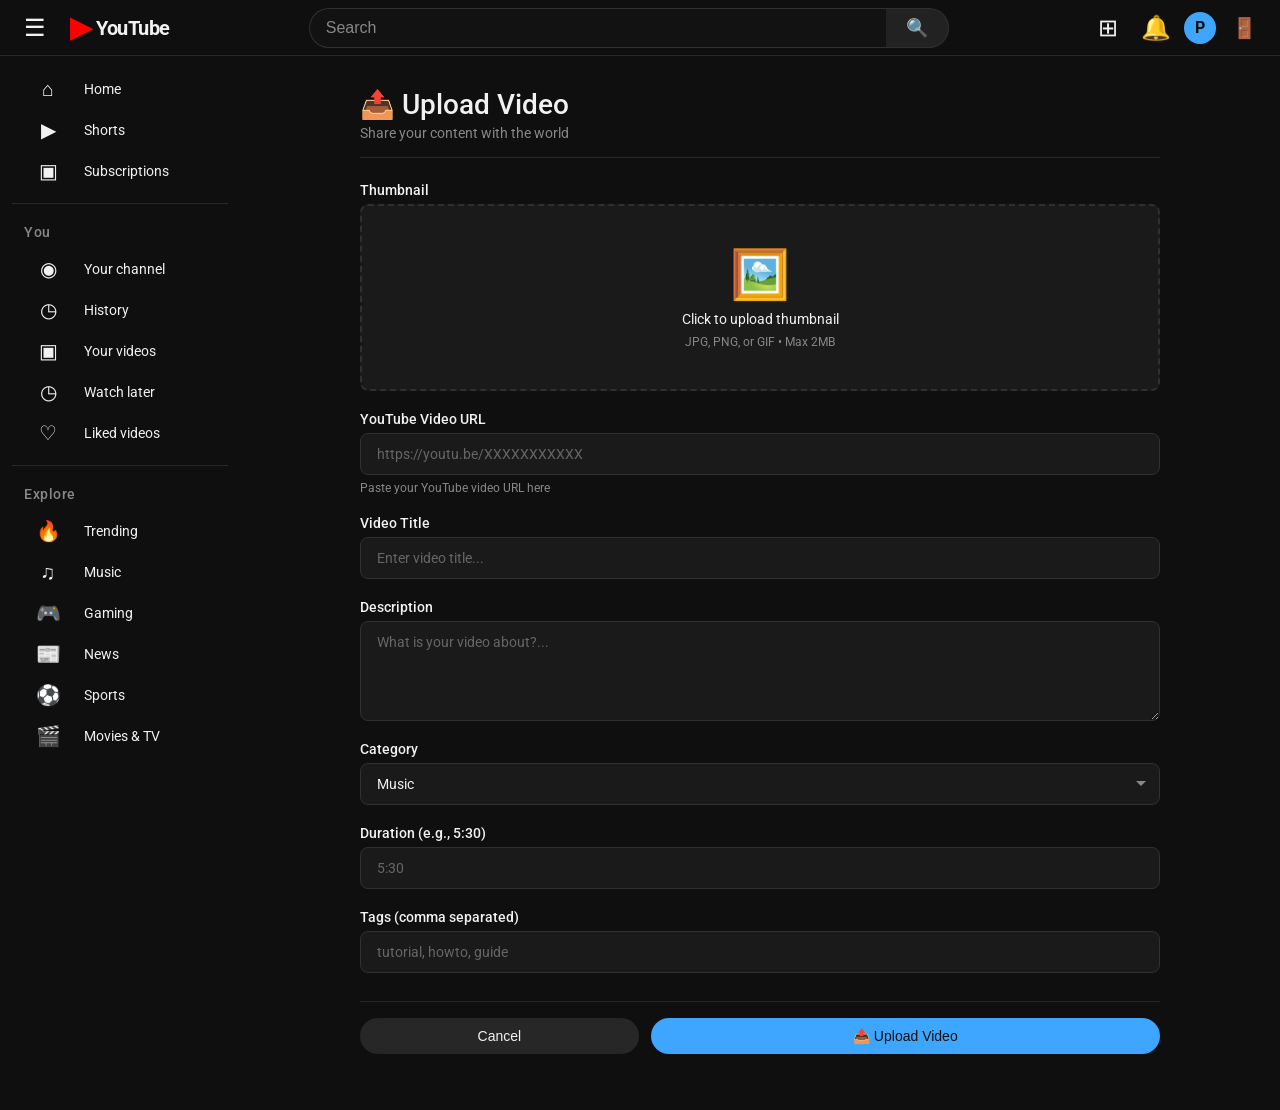
<file: create.html>
<!DOCTYPE html>
<html lang="en">

<head>
    <meta charset="UTF-8">
    <meta name="viewport" content="width=device-width, initial-scale=1.0">
    <title>YouTube Clone - Create</title>

    <!-- Google Fonts -->
    <link href="https://fonts.googleapis.com/css2?family=Roboto:wght@400;500;700&display=swap" rel="stylesheet">

    <!-- CSS -->
    <link rel="stylesheet" href="css/style.css">
</head>

<body>

    <!-- ==================================================
    HEADER
    ================================================== -->
    <header class="header">

        <!-- LEFT -->
        <div class="header-left">
            <button class="menu-btn" id="menuButton" title="Menu">
                ☰
            </button>

            <a href="index.html" class="youtube-logo">
                <span class="youtube-icon">▶</span>
                <span>YouTube</span>
            </a>
        </div>

        <!-- SEARCH -->
        <div class="search-container">
            <input id="searchInput" type="text" placeholder="Search">
            <button id="searchButton" class="search-btn" title="Search">
                🔍
            </button>
        </div>

        <!-- RIGHT -->
        <div class="header-right">
            <a href="create.html" class="header-icon-link" id="createButton" title="Create">
                ⊞
            </a>
            <a href="notifications.html" class="header-icon-link" id="notificationButton" title="Notifications">
                🔔
                <span class="notif-badge" id="notifBadge">0</span>
            </a>
           <div class="header-right">
    <!-- Profile -->
    <a href="profile.html" class="profile-picture-link" id="profileButton" title="Account">
        <span class="profile-picture" id="headerAvatar">P</span>
    </a>
    
    <!-- Logout Button -->
    <button class="header-icon-link" id="logoutButton" title="Sign Out" onclick="logoutUser()">
        🚪
    </button>
</div>
        </div>

    </header>

    <!-- ==================================================
    SIDEBAR
    ================================================== -->
    <aside class="sidebar" id="sidebar">

        <!-- Main Navigation -->
        <a href="index.html" class="sidebar-item" data-page="home">
            <span class="sidebar-icon">⌂</span>
            <span class="sidebar-text">Home</span>
        </a>

        <a href="shorts-page.html" class="sidebar-item" data-page="shorts">
            <span class="sidebar-icon">▶</span>
            <span class="sidebar-text">Shorts</span>
        </a>

        <a href="subscriptions.html" class="sidebar-item" data-page="subscriptions">
            <span class="sidebar-icon">▣</span>
            <span class="sidebar-text">Subscriptions</span>
        </a>

        <div class="sidebar-divider"></div>

        <!-- You -->
        <div class="sidebar-heading">
            <span class="sidebar-text">You</span>
        </div>

        <a href="channel.html" class="sidebar-item" data-page="channel">
            <span class="sidebar-icon">◉</span>
            <span class="sidebar-text">Your channel</span>
        </a>

        <a href="history.html" class="sidebar-item" data-page="history">
            <span class="sidebar-icon">◷</span>
            <span class="sidebar-text">History</span>
        </a>

        <a href="your-videos.html" class="sidebar-item" data-page="your-videos">
            <span class="sidebar-icon">▣</span>
            <span class="sidebar-text">Your videos</span>
        </a>

        <a href="watch-later.html" class="sidebar-item" data-page="watch-later">
            <span class="sidebar-icon">◷</span>
            <span class="sidebar-text">Watch later</span>
        </a>

        <a href="liked.html" class="sidebar-item" data-page="liked">
            <span class="sidebar-icon">♡</span>
            <span class="sidebar-text">Liked videos</span>
        </a>

        <div class="sidebar-divider"></div>

        <!-- Explore -->
        <div class="sidebar-heading">
            <span class="sidebar-text">Explore</span>
        </div>

        <a href="explore.html?category=trending" class="sidebar-item" data-category="Trending">
            <span class="sidebar-icon">🔥</span>
            <span class="sidebar-text">Trending</span>
        </a>

        <a href="explore.html?category=music" class="sidebar-item" data-category="Music">
            <span class="sidebar-icon">♫</span>
            <span class="sidebar-text">Music</span>
        </a>

        <a href="explore.html?category=gaming" class="sidebar-item" data-category="Gaming">
            <span class="sidebar-icon">🎮</span>
            <span class="sidebar-text">Gaming</span>
        </a>

        <a href="explore.html?category=news" class="sidebar-item" data-category="News">
            <span class="sidebar-icon">📰</span>
            <span class="sidebar-text">News</span>
        </a>

        <a href="explore.html?category=sports" class="sidebar-item" data-category="Sports">
            <span class="sidebar-icon">⚽</span>
            <span class="sidebar-text">Sports</span>
        </a>

        <a href="explore.html?category=movies" class="sidebar-item" data-category="Movies">
            <span class="sidebar-icon">🎬</span>
            <span class="sidebar-text">Movies & TV</span>
        </a>

    </aside>

    <!-- ==================================================
    MAIN CONTENT - CREATE
    ================================================== -->
    <main class="main-content" id="mainContent">

        <div class="create-container">

            <div class="create-header">
                <h1>📤 Upload Video</h1>
                <p>Share your content with the world</p>
            </div>

            <!-- Upload Form -->
            <div class="upload-form">

                <!-- Thumbnail Upload -->
                <div class="form-group">
                    <label>Thumbnail</label>
                    <div class="thumbnail-upload-area" id="thumbnailArea">
                        <div class="thumbnail-preview" id="thumbnailPreview">
                            <span class="upload-icon">🖼️</span>
                            <p>Click to upload thumbnail</p>
                            <small>JPG, PNG, or GIF • Max 2MB</small>
                        </div>
                        <input type="file" id="thumbnailInput" accept="image/*" style="display:none;">
                    </div>
                </div>

                <!-- Video URL -->
                <div class="form-group">
                    <label for="videoUrlInput">YouTube Video URL</label>
                    <input type="url" id="videoUrlInput" placeholder="https://youtu.be/XXXXXXXXXXX" class="form-input">
                    <small>Paste your YouTube video URL here</small>
                </div>

                <!-- Title -->
                <div class="form-group">
                    <label for="titleInput">Video Title</label>
                    <input type="text" id="titleInput" placeholder="Enter video title..." class="form-input">
                </div>

                <!-- Description -->
                <div class="form-group">
                    <label for="descriptionInput">Description</label>
                    <textarea id="descriptionInput" rows="4" placeholder="What is your video about?..." class="form-input"></textarea>
                </div>

                <!-- Category -->
                <div class="form-group">
                    <label for="categorySelect">Category</label>
                    <select id="categorySelect" class="form-input">
                        <option value="Music">Music</option>
                        <option value="Gaming">Gaming</option>
                        <option value="News">News</option>
                        <option value="Sports">Sports</option>
                        <option value="Live">Live</option>
                        <option value="Mixes">Mixes</option>
                        <option value="Podcasts">Podcasts</option>
                        <option value="Movies">Movies & TV</option>
                    </select>
                </div>

                <!-- Duration -->
                <div class="form-group">
                    <label for="durationInput">Duration (e.g., 5:30)</label>
                    <input type="text" id="durationInput" placeholder="5:30" class="form-input">
                </div>

                <!-- Tags -->
                <div class="form-group">
                    <label for="tagsInput">Tags (comma separated)</label>
                    <input type="text" id="tagsInput" placeholder="tutorial, howto, guide" class="form-input">
                </div>

                <!-- Submit Buttons -->
                <div class="form-actions">
                    <button class="cancel-btn" id="cancelBtn">Cancel</button>
                    <button class="submit-btn" id="submitBtn">📤 Upload Video</button>
                </div>

            </div>

        </div>

    </main>

    <!-- ==================================================
    JAVASCRIPT
    ================================================== -->
    <script src="js/data.js"></script>
    <script src="js/create.js"></script>
    <script src="js/script.js"></script>

</body>

</html>
</file>
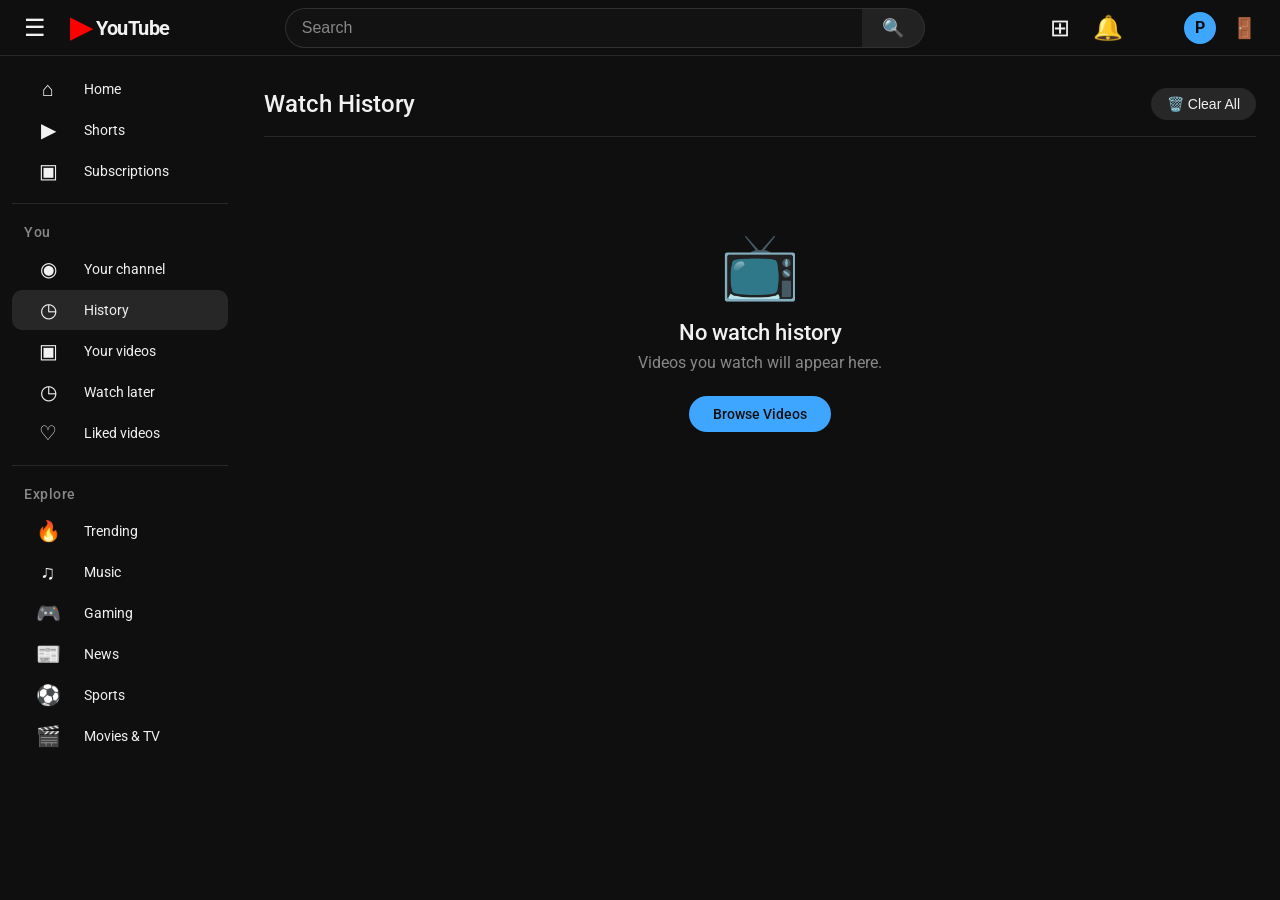
<file: history.html>
<!DOCTYPE html>
<html lang="en">

<head>
    <meta charset="UTF-8">
    <meta name="viewport" content="width=device-width, initial-scale=1.0">
    <title>YouTube Clone - History</title>

    <!-- Google Fonts -->
    <link href="https://fonts.googleapis.com/css2?family=Roboto:wght@400;500;700&display=swap" rel="stylesheet">

    <!-- CSS -->
    <link rel="stylesheet" href="css/style.css">
</head>

<body>

    <!-- ==================================================
    HEADER
    ================================================== -->
    <header class="header">

        <!-- LEFT -->
        <div class="header-left">
            <button class="menu-btn" id="menuButton" title="Menu">
                ☰
            </button>

            <a href="index.html" class="youtube-logo">
                <span class="youtube-icon">▶</span>
                <span>YouTube</span>
            </a>
        </div>

        <!-- SEARCH -->
        <div class="search-container">
            <input id="searchInput" type="text" placeholder="Search">
            <button id="searchButton" class="search-btn" title="Search">
                🔍
            </button>
        </div>

        <!-- RIGHT -->
        <div class="header-right">
            <a href="create.html" class="header-icon-link" id="createButton" title="Create">
    ⊞
</a>
            <a href="notifications.html" class="header-icon" id="notificationButton" title="Notifications" style="text-decoration:none;color:inherit;">
    🔔
    <span class="notif-badge" id="notifBadge" style="display:none;">0</span>
<div class="header-right">
    <!-- Profile -->
    <a href="profile.html" class="profile-picture-link" id="profileButton" title="Account">
        <span class="profile-picture" id="headerAvatar">P</span>
    </a>
    
    <!-- Logout Button -->
    <button class="header-icon-link" id="logoutButton" title="Sign Out" onclick="logoutUser()">
        🚪
    </button>
</div>
        </div>

    </header>

    <!-- ==================================================
    SIDEBAR
    ================================================== -->
    <aside class="sidebar" id="sidebar">

        <!-- Main Navigation -->
        <a href="index.html" class="sidebar-item" data-page="home">
            <span class="sidebar-icon">⌂</span>
            <span class="sidebar-text">Home</span>
        </a>

        <a href="#shorts" class="sidebar-item" data-page="shorts">
            <span class="sidebar-icon">▶</span>
            <span class="sidebar-text">Shorts</span>
        </a>

        <a href="subscriptions.html" class="sidebar-item" data-page="subscriptions">
            <span class="sidebar-icon">▣</span>
            <span class="sidebar-text">Subscriptions</span>
        </a>

        <div class="sidebar-divider"></div>

        <!-- You -->
        <div class="sidebar-heading">
            <span class="sidebar-text">You</span>
        </div>

       <a href="channel.html" class="sidebar-item" data-page="channel">
    <span class="sidebar-icon">◉</span>
    <span class="sidebar-text">Your channel</span>
</a>

        <a href="history.html" class="sidebar-item active" data-page="history">
            <span class="sidebar-icon">◷</span>
            <span class="sidebar-text">History</span>
        </a>

        <a href="your-videos.html" class="sidebar-item" data-page="your-videos">
            <span class="sidebar-icon">▣</span>
            <span class="sidebar-text">Your videos</span>
        </a>

        <a href="watch-later.html" class="sidebar-item" data-page="watch-later">
    <span class="sidebar-icon">◷</span>
    <span class="sidebar-text">Watch later</span>
</a>
        <a href="#" class="sidebar-item" data-action="liked">
            <span class="sidebar-icon">♡</span>
            <span class="sidebar-text">Liked videos</span>
        </a>

        <div class="sidebar-divider"></div>

       <!-- Explore -->
<div class="sidebar-heading">
    <span class="sidebar-text">Explore</span>
</div>

<a href="explore.html?category=trending" class="sidebar-item" data-category="Trending">
    <span class="sidebar-icon">🔥</span>
    <span class="sidebar-text">Trending</span>
</a>

<a href="explore.html?category=music" class="sidebar-item" data-category="Music">
    <span class="sidebar-icon">♫</span>
    <span class="sidebar-text">Music</span>
</a>

<a href="explore.html?category=gaming" class="sidebar-item" data-category="Gaming">
    <span class="sidebar-icon">🎮</span>
    <span class="sidebar-text">Gaming</span>
</a>

<a href="explore.html?category=news" class="sidebar-item" data-category="News">
    <span class="sidebar-icon">📰</span>
    <span class="sidebar-text">News</span>
</a>

<a href="explore.html?category=sports" class="sidebar-item" data-category="Sports">
    <span class="sidebar-icon">⚽</span>
    <span class="sidebar-text">Sports</span>
</a>

<a href="explore.html?category=movies" class="sidebar-item" data-category="Movies">
    <span class="sidebar-icon">🎬</span>
    <span class="sidebar-text">Movies & TV</span>
</a>

    </aside>

    <!-- ==================================================
    MAIN CONTENT - HISTORY
    ================================================== -->
    <main class="main-content" id="mainContent">

        <div class="history-container">

            <!-- Header -->
            <div class="history-header">
                <h1>Watch History</h1>
                <button class="clear-history-btn" id="clearHistoryBtn">🗑️ Clear All</button>
            </div>

            <!-- History Grid -->
            <section class="video-section">
                <div class="video-grid" id="historyGrid"></div>
            </section>

            <!-- Empty State (shown when no history) -->
            <div class="empty-state" id="emptyState">
                <div class="empty-icon">📺</div>
                <h2>No watch history</h2>
                <p>Videos you watch will appear here.</p>
                <a href="index.html" class="browse-btn">Browse Videos</a>
            </div>

        </div>

    </main>

    <!-- ==================================================
    JAVASCRIPT
    ================================================== -->
    <script src="js/data.js"></script>
    <script src="js/history.js"></script>
    <script src="js/script.js"></script>

</body>

</html>
</file>
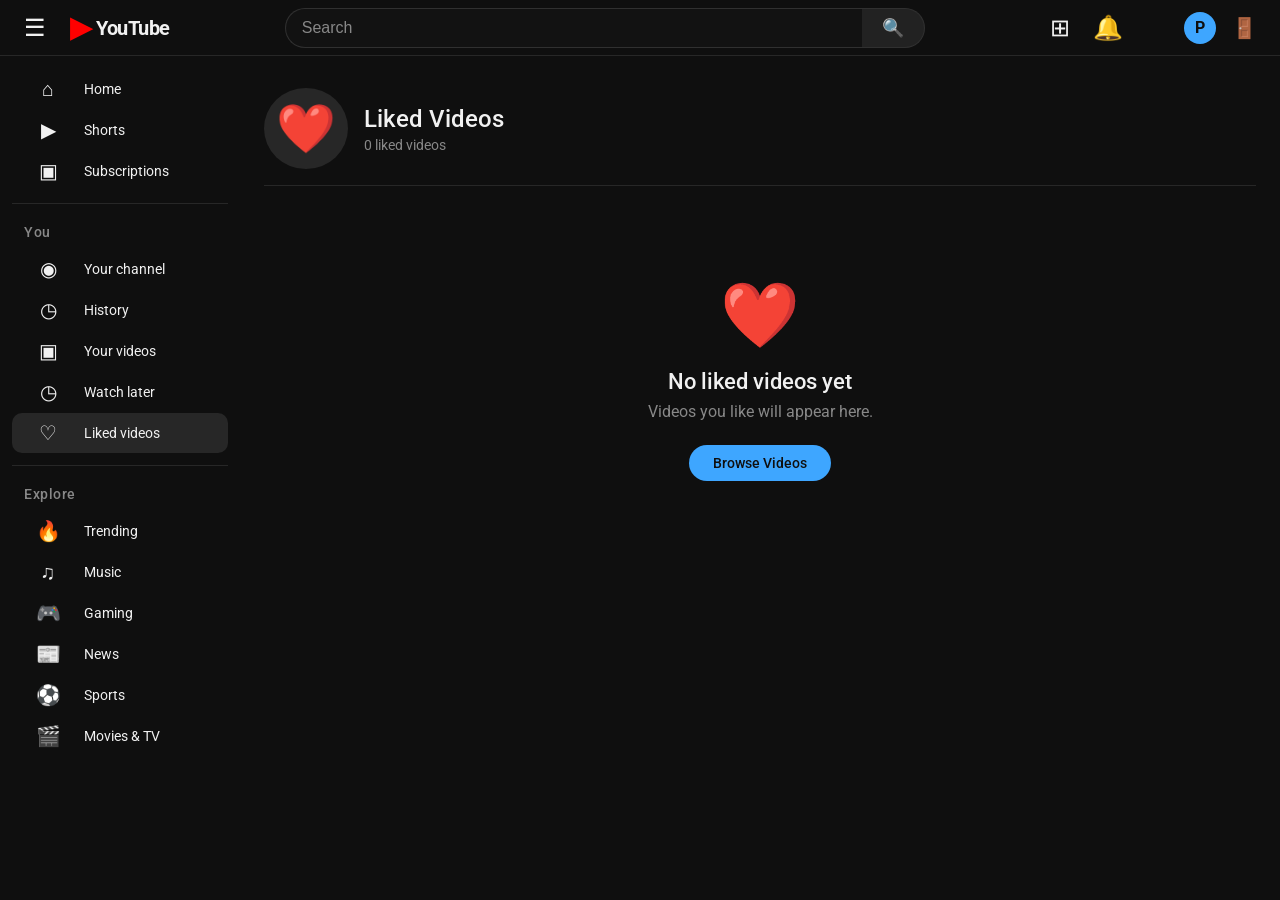
<file: liked.html>
<!DOCTYPE html>
<html lang="en">

<head>
    <meta charset="UTF-8">
    <meta name="viewport" content="width=device-width, initial-scale=1.0">
    <title>YouTube Clone - Liked Videos</title>

    <!-- Google Fonts -->
    <link href="https://fonts.googleapis.com/css2?family=Roboto:wght@400;500;700&display=swap" rel="stylesheet">

    <!-- CSS -->
    <link rel="stylesheet" href="css/style.css">
</head>

<body>

    <!-- ==================================================
    HEADER
    ================================================== -->
    <header class="header">

        <!-- LEFT -->
        <div class="header-left">
            <button class="menu-btn" id="menuButton" title="Menu">
                ☰
            </button>

            <a href="index.html" class="youtube-logo">
                <span class="youtube-icon">▶</span>
                <span>YouTube</span>
            </a>
        </div>

        <!-- SEARCH -->
        <div class="search-container">
            <input id="searchInput" type="text" placeholder="Search">
            <button id="searchButton" class="search-btn" title="Search">
                🔍
            </button>
        </div>

        <!-- RIGHT -->
        <div class="header-right">
          <a href="create.html" class="header-icon-link" id="createButton" title="Create">
    ⊞
</a>
           <a href="notifications.html" class="header-icon" id="notificationButton" title="Notifications" style="text-decoration:none;color:inherit;">
    🔔
    <span class="notif-badge" id="notifBadge" style="display:none;">0</span>
<div class="header-right">
    <!-- Profile -->
    <a href="profile.html" class="profile-picture-link" id="profileButton" title="Account">
        <span class="profile-picture" id="headerAvatar">P</span>
    </a>
    
    <!-- Logout Button -->
    <button class="header-icon-link" id="logoutButton" title="Sign Out" onclick="logoutUser()">
        🚪
    </button>
</div>
    </header>

    <!-- ==================================================
    SIDEBAR
    ================================================== -->
    <aside class="sidebar" id="sidebar">

        <!-- Main Navigation -->
        <a href="index.html" class="sidebar-item" data-page="home">
            <span class="sidebar-icon">⌂</span>
            <span class="sidebar-text">Home</span>
        </a>

        <a href="#shorts" class="sidebar-item" data-page="shorts">
            <span class="sidebar-icon">▶</span>
            <span class="sidebar-text">Shorts</span>
        </a>

        <a href="subscriptions.html" class="sidebar-item" data-page="subscriptions">
            <span class="sidebar-icon">▣</span>
            <span class="sidebar-text">Subscriptions</span>
        </a>

        <div class="sidebar-divider"></div>

        <!-- You -->
        <div class="sidebar-heading">
            <span class="sidebar-text">You</span>
        </div>

        <a href="channel.html" class="sidebar-item" data-page="channel">
    <span class="sidebar-icon">◉</span>
    <span class="sidebar-text">Your channel</span>
</a>

        <a href="history.html" class="sidebar-item" data-page="history">
            <span class="sidebar-icon">◷</span>
            <span class="sidebar-text">History</span>
        </a>

        <a href="your-videos.html" class="sidebar-item" data-page="your-videos">
            <span class="sidebar-icon">▣</span>
            <span class="sidebar-text">Your videos</span>
        </a>

       <a href="watch-later.html" class="sidebar-item" data-page="watch-later">
    <span class="sidebar-icon">◷</span>
    <span class="sidebar-text">Watch later</span>
</a>

        <a href="liked.html" class="sidebar-item active" data-page="liked">
            <span class="sidebar-icon">♡</span>
            <span class="sidebar-text">Liked videos</span>
        </a>

        <div class="sidebar-divider"></div>

        <!-- Explore -->
<div class="sidebar-heading">
    <span class="sidebar-text">Explore</span>
</div>

<a href="explore.html?category=trending" class="sidebar-item" data-category="Trending">
    <span class="sidebar-icon">🔥</span>
    <span class="sidebar-text">Trending</span>
</a>

<a href="explore.html?category=music" class="sidebar-item" data-category="Music">
    <span class="sidebar-icon">♫</span>
    <span class="sidebar-text">Music</span>
</a>

<a href="explore.html?category=gaming" class="sidebar-item" data-category="Gaming">
    <span class="sidebar-icon">🎮</span>
    <span class="sidebar-text">Gaming</span>
</a>

<a href="explore.html?category=news" class="sidebar-item" data-category="News">
    <span class="sidebar-icon">📰</span>
    <span class="sidebar-text">News</span>
</a>

<a href="explore.html?category=sports" class="sidebar-item" data-category="Sports">
    <span class="sidebar-icon">⚽</span>
    <span class="sidebar-text">Sports</span>
</a>

<a href="explore.html?category=movies" class="sidebar-item" data-category="Movies">
    <span class="sidebar-icon">🎬</span>
    <span class="sidebar-text">Movies & TV</span>
</a>

    </aside>

    <!-- ==================================================
    MAIN CONTENT - LIKED VIDEOS
    ================================================== -->
    <main class="main-content" id="mainContent">

        <div class="liked-container">

            <!-- Header -->
            <div class="liked-header">
                <div class="liked-header-left">
                    <span class="liked-icon">❤️</span>
                    <div>
                        <h1>Liked Videos</h1>
                        <p id="likedCount">0 liked videos</p>
                    </div>
                </div>
            </div>

            <!-- Video Grid -->
            <section class="video-section">
                <div class="video-grid" id="likedGrid"></div>
            </section>

            <!-- Empty State (shown when no liked videos) -->
            <div class="empty-state" id="emptyState">
                <div class="empty-icon">❤️</div>
                <h2>No liked videos yet</h2>
                <p>Videos you like will appear here.</p>
                <a href="index.html" class="browse-btn">Browse Videos</a>
            </div>

        </div>

    </main>

    <!-- ==================================================
    JAVASCRIPT
    ================================================== -->
    <script src="js/data.js"></script>
    <script src="js/liked.js"></script>
    <script src="js/script.js"></script>

</body>

</html>
</file>
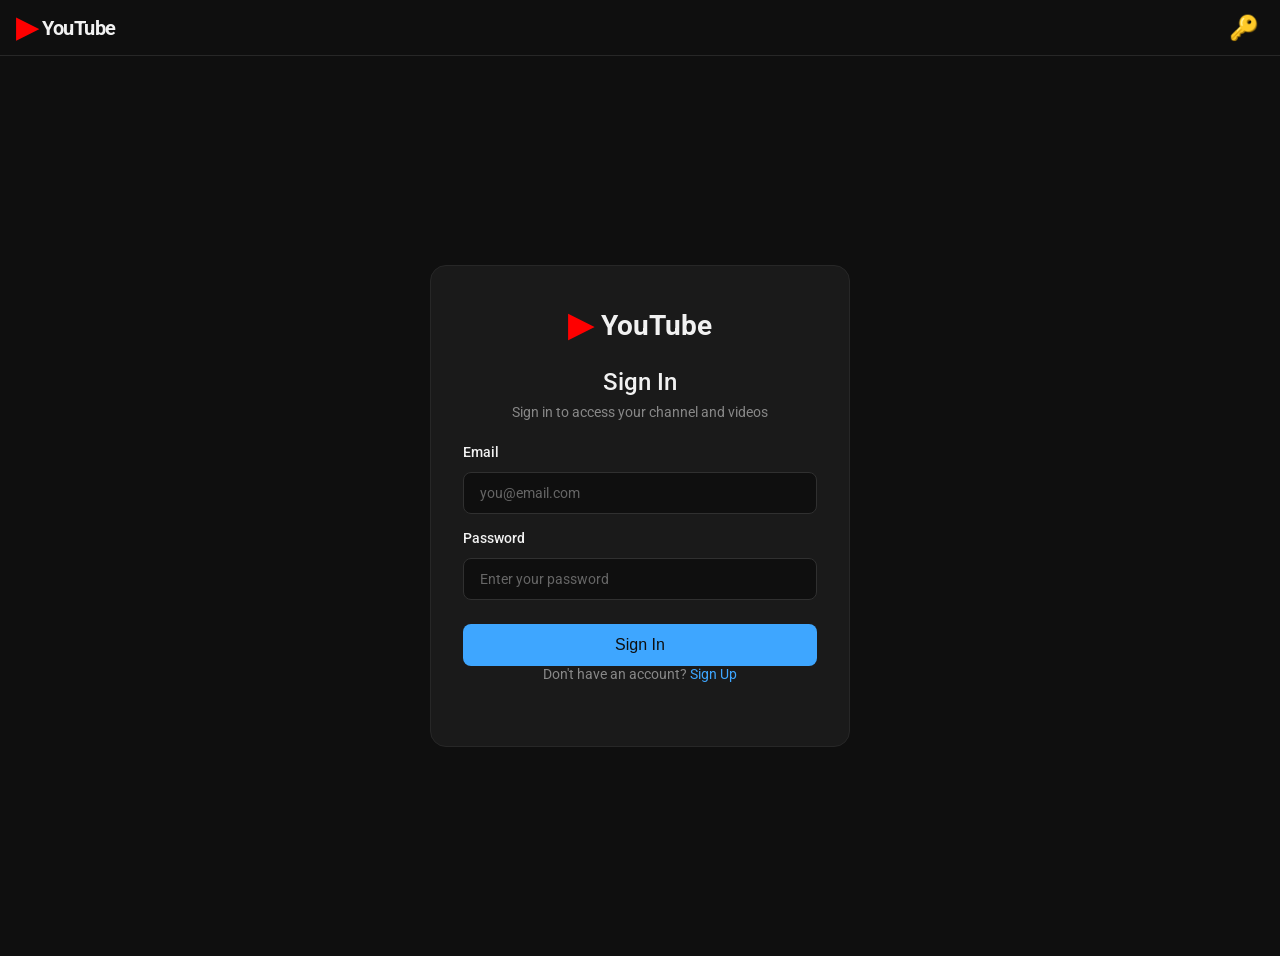
<file: login.html>
<!DOCTYPE html>
<html lang="en">

<head>
    <meta charset="UTF-8">
    <meta name="viewport" content="width=device-width, initial-scale=1.0">
    <title>YouTube Clone - Login</title>

    <!-- Google Fonts -->
    <link href="https://fonts.googleapis.com/css2?family=Roboto:wght@400;500;700&display=swap" rel="stylesheet">

    <!-- CSS -->
    <link rel="stylesheet" href="css/style.css">
</head>

<body>

    <!-- ==================================================
    HEADER
    ================================================== -->
    <header class="header">

        <!-- LEFT -->
        <div class="header-left">
            <a href="index.html" class="youtube-logo">
                <span class="youtube-icon">▶</span>
                <span>YouTube</span>
            </a>
        </div>

        <!-- RIGHT -->
        <div class="header-right">
            <a href="login.html" class="header-icon-link" id="loginBtn" title="Login">
                🔑
            </a>
        </div>

    </header>

    <!-- ==================================================
    MAIN CONTENT - LOGIN
    ================================================== -->
    <main class="login-main">

        <div class="login-container">

            <div class="login-box">
                <div class="login-logo">
                    <span class="youtube-icon">▶</span>
                    <span>YouTube</span>
                </div>
                <h2>Sign In</h2>
                <p>Sign in to access your channel and videos</p>

                <!-- Login Form -->
                <form id="loginForm">
                    <div class="form-group">
                        <label for="loginEmail">Email</label>
                        <input type="email" id="loginEmail" placeholder="you@email.com" class="form-input" required>
                    </div>

                    <div class="form-group">
                        <label for="loginPassword">Password</label>
                        <input type="password" id="loginPassword" placeholder="Enter your password" class="form-input" required>
                    </div>

                    <button type="submit" class="login-btn">Sign In</button>
                </form>

                <p class="signup-text">
                    Don't have an account? <a href="#" id="showSignup">Sign Up</a>
                </p>
            </div>

            <!-- Sign Up Box -->
            <div class="login-box" id="signupBox" style="display:none;">
                <div class="login-logo">
                    <span class="youtube-icon">▶</span>
                    <span>YouTube</span>
                </div>
                <h2>Sign Up</h2>
                <p>Create your account to get started</p>

                <form id="signupForm">
                    <div class="form-group">
                        <label for="signupName">Full Name</label>
                        <input type="text" id="signupName" placeholder="Your Name" class="form-input" required>
                    </div>

                    <div class="form-group">
                        <label for="signupEmail">Email</label>
                        <input type="email" id="signupEmail" placeholder="you@email.com" class="form-input" required>
                    </div>

                    <div class="form-group">
                        <label for="signupPassword">Password</label>
                        <input type="password" id="signupPassword" placeholder="Create a password" class="form-input" required>
                    </div>

                    <div class="form-group">
                        <label for="signupHandle">Channel Handle (without @)</label>
                        <input type="text" id="signupHandle" placeholder="yourchannel" class="form-input" required>
                    </div>

                    <button type="submit" class="login-btn">Create Account</button>
                </form>

                <p class="signup-text">
                    Already have an account? <a href="#" id="showLogin">Sign In</a>
                </p>
            </div>

        </div>

    </main>

    <!-- ==================================================
    JAVASCRIPT
    ================================================== -->
    <script src="js/login.js"></script>

</body>

</html>
</file>
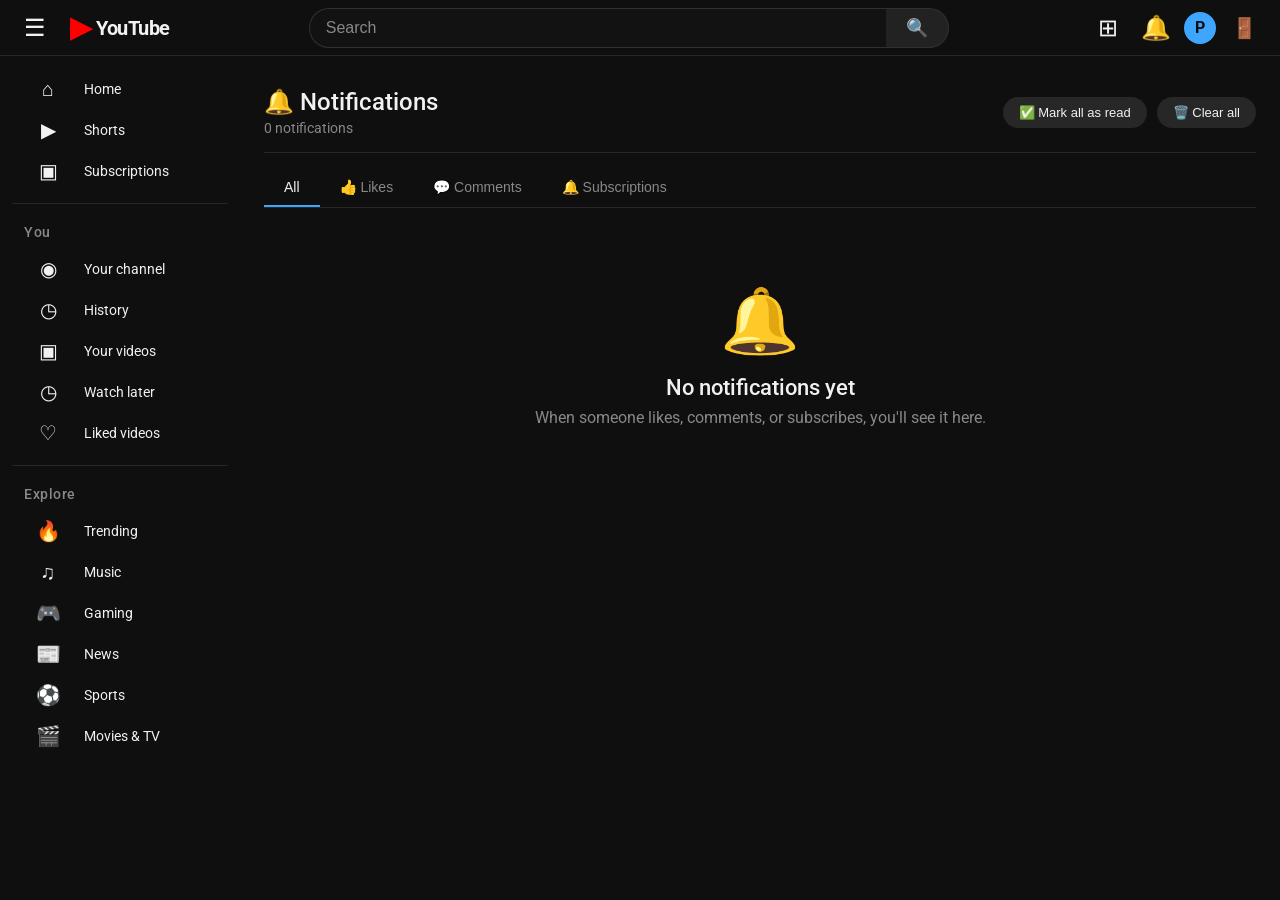
<file: notifications.html>
<!DOCTYPE html>
<html lang="en">

<head>
    <meta charset="UTF-8">
    <meta name="viewport" content="width=device-width, initial-scale=1.0">
    <title>YouTube Clone - Notifications</title>

    <!-- Google Fonts -->
    <link href="https://fonts.googleapis.com/css2?family=Roboto:wght@400;500;700&display=swap" rel="stylesheet">

    <!-- CSS -->
    <link rel="stylesheet" href="css/style.css">
</head>

<body>

    <!-- ==================================================
    HEADER
    ================================================== -->
    <header class="header">

        <!-- LEFT -->
        <div class="header-left">
            <button class="menu-btn" id="menuButton" title="Menu">
                ☰
            </button>

            <a href="index.html" class="youtube-logo">
                <span class="youtube-icon">▶</span>
                <span>YouTube</span>
            </a>
        </div>

        <!-- SEARCH -->
        <div class="search-container">
            <input id="searchInput" type="text" placeholder="Search">
            <button id="searchButton" class="search-btn" title="Search">
                🔍
            </button>
        </div>

        <!-- RIGHT -->
        <div class="header-right">
          <a href="create.html" class="header-icon-link" id="createButton" title="Create">
    ⊞
</a>
            <a href="notifications.html" class="header-icon-link" id="notificationButton" title="Notifications">
                🔔
                <span class="notif-badge" id="notifBadge">0</span>
            </a>
     <div class="header-right">
    <!-- Profile -->
    <a href="profile.html" class="profile-picture-link" id="profileButton" title="Account">
        <span class="profile-picture" id="headerAvatar">P</span>
    </a>
    
    <!-- Logout Button -->
    <button class="header-icon-link" id="logoutButton" title="Sign Out" onclick="logoutUser()">
        🚪
    </button>
</div>
        </div>

    </header>

    <!-- ==================================================
    SIDEBAR
    ================================================== -->
    <aside class="sidebar" id="sidebar">

        <!-- Main Navigation -->
        <a href="index.html" class="sidebar-item" data-page="home">
            <span class="sidebar-icon">⌂</span>
            <span class="sidebar-text">Home</span>
        </a>

        <a href="shorts-page.html" class="sidebar-item" data-page="shorts">
            <span class="sidebar-icon">▶</span>
            <span class="sidebar-text">Shorts</span>
        </a>

        <a href="subscriptions.html" class="sidebar-item" data-page="subscriptions">
            <span class="sidebar-icon">▣</span>
            <span class="sidebar-text">Subscriptions</span>
        </a>

        <div class="sidebar-divider"></div>

        <!-- You -->
        <div class="sidebar-heading">
            <span class="sidebar-text">You</span>
        </div>

        <a href="channel.html" class="sidebar-item" data-page="channel">
            <span class="sidebar-icon">◉</span>
            <span class="sidebar-text">Your channel</span>
        </a>

        <a href="history.html" class="sidebar-item" data-page="history">
            <span class="sidebar-icon">◷</span>
            <span class="sidebar-text">History</span>
        </a>

        <a href="your-videos.html" class="sidebar-item" data-page="your-videos">
            <span class="sidebar-icon">▣</span>
            <span class="sidebar-text">Your videos</span>
        </a>

        <a href="watch-later.html" class="sidebar-item" data-page="watch-later">
            <span class="sidebar-icon">◷</span>
            <span class="sidebar-text">Watch later</span>
        </a>

        <a href="liked.html" class="sidebar-item" data-page="liked">
            <span class="sidebar-icon">♡</span>
            <span class="sidebar-text">Liked videos</span>
        </a>

        <div class="sidebar-divider"></div>

        <!-- Explore -->
        <div class="sidebar-heading">
            <span class="sidebar-text">Explore</span>
        </div>

        <a href="explore.html?category=trending" class="sidebar-item" data-category="Trending">
            <span class="sidebar-icon">🔥</span>
            <span class="sidebar-text">Trending</span>
        </a>

        <a href="explore.html?category=music" class="sidebar-item" data-category="Music">
            <span class="sidebar-icon">♫</span>
            <span class="sidebar-text">Music</span>
        </a>

        <a href="explore.html?category=gaming" class="sidebar-item" data-category="Gaming">
            <span class="sidebar-icon">🎮</span>
            <span class="sidebar-text">Gaming</span>
        </a>

        <a href="explore.html?category=news" class="sidebar-item" data-category="News">
            <span class="sidebar-icon">📰</span>
            <span class="sidebar-text">News</span>
        </a>

        <a href="explore.html?category=sports" class="sidebar-item" data-category="Sports">
            <span class="sidebar-icon">⚽</span>
            <span class="sidebar-text">Sports</span>
        </a>

        <a href="explore.html?category=movies" class="sidebar-item" data-category="Movies">
            <span class="sidebar-icon">🎬</span>
            <span class="sidebar-text">Movies & TV</span>
        </a>

    </aside>

    <!-- ==================================================
    MAIN CONTENT - NOTIFICATIONS
    ================================================== -->
    <main class="main-content" id="mainContent">

        <div class="notifications-container">

            <!-- Header -->
            <div class="notifications-header">
                <div class="notifications-header-left">
                    <h1>🔔 Notifications</h1>
                    <p id="notificationCount">0 notifications</p>
                </div>
                <div class="notifications-actions">
                    <button class="mark-all-btn" id="markAllBtn">✅ Mark all as read</button>
                    <button class="clear-all-btn" id="clearAllBtn">🗑️ Clear all</button>
                </div>
            </div>

            <!-- Notification Tabs -->
            <div class="notification-tabs">
                <button class="notification-tab active" data-type="all">All</button>
                <button class="notification-tab" data-type="like">👍 Likes</button>
                <button class="notification-tab" data-type="comment">💬 Comments</button>
                <button class="notification-tab" data-type="subscribe">🔔 Subscriptions</button>
            </div>

            <!-- Notifications List -->
            <div class="notifications-list" id="notificationsList">
                <!-- Notifications will be loaded here -->
            </div>

            <!-- Empty State -->
            <div class="empty-state" id="emptyState">
                <div class="empty-icon">🔔</div>
                <h2>No notifications yet</h2>
                <p>When someone likes, comments, or subscribes, you'll see it here.</p>
            </div>

        </div>

    </main>

    <!-- ==================================================
    JAVASCRIPT
    ================================================== -->
    <script src="js/data.js"></script>
    <script src="js/notifications.js"></script>
    <script src="js/script.js"></script>

</body>

</html>
</file>
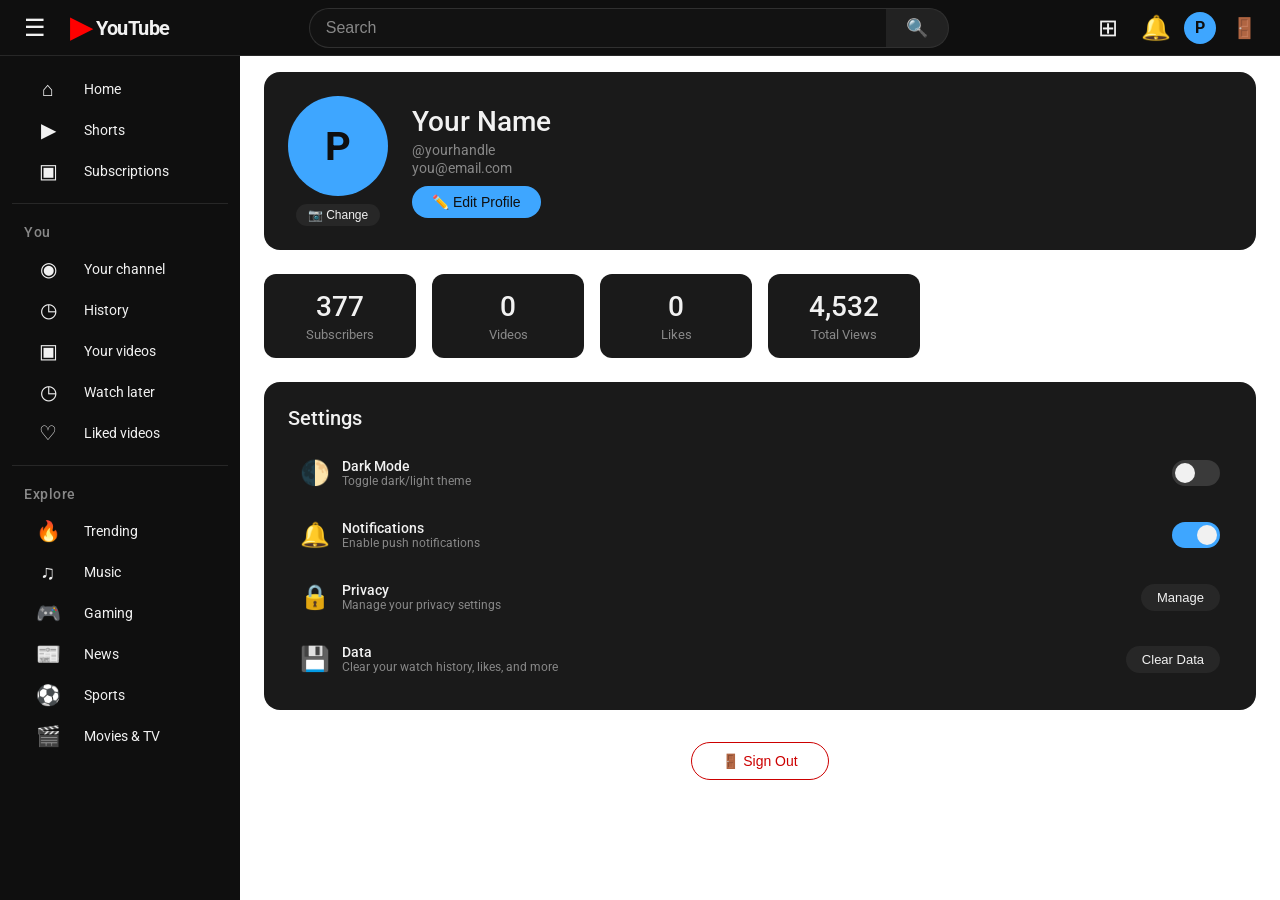
<file: profile.html>
<!DOCTYPE html>
<html lang="en">

<head>
    <meta charset="UTF-8">
    <meta name="viewport" content="width=device-width, initial-scale=1.0">
    <title>YouTube Clone - Profile</title>

    <!-- Google Fonts -->
    <link href="https://fonts.googleapis.com/css2?family=Roboto:wght@400;500;700&display=swap" rel="stylesheet">

    <!-- CSS -->
    <link rel="stylesheet" href="css/style.css">
</head>

<body>

    <!-- ==================================================
    HEADER
    ================================================== -->
    <header class="header">

        <!-- LEFT -->
        <div class="header-left">
            <button class="menu-btn" id="menuButton" title="Menu">
                ☰
            </button>

            <a href="index.html" class="youtube-logo">
                <span class="youtube-icon">▶</span>
                <span>YouTube</span>
            </a>
        </div>

        <!-- SEARCH -->
        <div class="search-container">
            <input id="searchInput" type="text" placeholder="Search">
            <button id="searchButton" class="search-btn" title="Search">
                🔍
            </button>
        </div>

        <!-- RIGHT -->
        <div class="header-right">
            <a href="create.html" class="header-icon-link" id="createButton" title="Create">
    ⊞
</a>
            <a href="notifications.html" class="header-icon-link" id="notificationButton" title="Notifications">
                🔔
                <span class="notif-badge" id="notifBadge">0</span>
            </a>
            <div class="header-right">
    <!-- Profile -->
    <a href="profile.html" class="profile-picture-link" id="profileButton" title="Account">
        <span class="profile-picture" id="headerAvatar">P</span>
    </a>
    
    <!-- Logout Button -->
    <button class="header-icon-link" id="logoutButton" title="Sign Out" onclick="logoutUser()">
        🚪
    </button>
</div>
        </div>

    </header>

    <!-- ==================================================
    SIDEBAR
    ================================================== -->
    <aside class="sidebar" id="sidebar">

        <!-- Main Navigation -->
        <a href="index.html" class="sidebar-item" data-page="home">
            <span class="sidebar-icon">⌂</span>
            <span class="sidebar-text">Home</span>
        </a>

        <a href="shorts-page.html" class="sidebar-item" data-page="shorts">
            <span class="sidebar-icon">▶</span>
            <span class="sidebar-text">Shorts</span>
        </a>

        <a href="subscriptions.html" class="sidebar-item" data-page="subscriptions">
            <span class="sidebar-icon">▣</span>
            <span class="sidebar-text">Subscriptions</span>
        </a>

        <div class="sidebar-divider"></div>

        <!-- You -->
        <div class="sidebar-heading">
            <span class="sidebar-text">You</span>
        </div>

        <a href="channel.html" class="sidebar-item" data-page="channel">
            <span class="sidebar-icon">◉</span>
            <span class="sidebar-text">Your channel</span>
        </a>

        <a href="history.html" class="sidebar-item" data-page="history">
            <span class="sidebar-icon">◷</span>
            <span class="sidebar-text">History</span>
        </a>

        <a href="your-videos.html" class="sidebar-item" data-page="your-videos">
            <span class="sidebar-icon">▣</span>
            <span class="sidebar-text">Your videos</span>
        </a>

        <a href="watch-later.html" class="sidebar-item" data-page="watch-later">
            <span class="sidebar-icon">◷</span>
            <span class="sidebar-text">Watch later</span>
        </a>

        <a href="liked.html" class="sidebar-item" data-page="liked">
            <span class="sidebar-icon">♡</span>
            <span class="sidebar-text">Liked videos</span>
        </a>

        <div class="sidebar-divider"></div>

        <!-- Explore -->
        <div class="sidebar-heading">
            <span class="sidebar-text">Explore</span>
        </div>

        <a href="explore.html?category=trending" class="sidebar-item" data-category="Trending">
            <span class="sidebar-icon">🔥</span>
            <span class="sidebar-text">Trending</span>
        </a>

        <a href="explore.html?category=music" class="sidebar-item" data-category="Music">
            <span class="sidebar-icon">♫</span>
            <span class="sidebar-text">Music</span>
        </a>

        <a href="explore.html?category=gaming" class="sidebar-item" data-category="Gaming">
            <span class="sidebar-icon">🎮</span>
            <span class="sidebar-text">Gaming</span>
        </a>

        <a href="explore.html?category=news" class="sidebar-item" data-category="News">
            <span class="sidebar-icon">📰</span>
            <span class="sidebar-text">News</span>
        </a>

        <a href="explore.html?category=sports" class="sidebar-item" data-category="Sports">
            <span class="sidebar-icon">⚽</span>
            <span class="sidebar-text">Sports</span>
        </a>

        <a href="explore.html?category=movies" class="sidebar-item" data-category="Movies">
            <span class="sidebar-icon">🎬</span>
            <span class="sidebar-text">Movies & TV</span>
        </a>

    </aside>

    <!-- ==================================================
    MAIN CONTENT - PROFILE
    ================================================== -->
    <main class="main-content" id="mainContent">

        <div class="profile-container">

            <!-- Profile Header -->
            <div class="profile-header">
                <div class="profile-avatar-section">
                    <div class="profile-avatar" id="profileAvatar">P</div>
                    <button class="change-avatar-btn" id="changeAvatarBtn">📷 Change</button>
                </div>
                <div class="profile-info">
                    <h1 id="profileName">Your Name</h1>
                    <p id="profileHandle">@yourhandle</p>
                    <p id="profileEmail">you@email.com</p>
                    <button class="edit-profile-btn" id="editProfileBtn">✏️ Edit Profile</button>
                </div>
            </div>

            <!-- Profile Stats -->
            <div class="profile-stats">
                <div class="stat-card">
                    <span class="stat-number" id="statSubscribers">0</span>
                    <span class="stat-label">Subscribers</span>
                </div>
                <div class="stat-card">
                    <span class="stat-number" id="statVideos">0</span>
                    <span class="stat-label">Videos</span>
                </div>
                <div class="stat-card">
                    <span class="stat-number" id="statLikes">0</span>
                    <span class="stat-label">Likes</span>
                </div>
                <div class="stat-card">
                    <span class="stat-number" id="statViews">0</span>
                    <span class="stat-label">Total Views</span>
                </div>
            </div>

            <!-- Profile Settings -->
            <div class="profile-settings">
                <h2>Settings</h2>
                
                <div class="settings-group">
                    <div class="setting-item">
                        <div class="setting-info">
                            <span class="setting-icon">🌓</span>
                            <div>
                                <h4>Dark Mode</h4>
                                <p>Toggle dark/light theme</p>
                            </div>
                        </div>
                        <label class="switch">
                            <input type="checkbox" id="darkModeToggle">
                            <span class="slider round"></span>
                        </label>
                    </div>

                    <div class="setting-item">
                        <div class="setting-info">
                            <span class="setting-icon">🔔</span>
                            <div>
                                <h4>Notifications</h4>
                                <p>Enable push notifications</p>
                            </div>
                        </div>
                        <label class="switch">
                            <input type="checkbox" id="notifToggle" checked>
                            <span class="slider round"></span>
                        </label>
                    </div>

                    <div class="setting-item">
                        <div class="setting-info">
                            <span class="setting-icon">🔒</span>
                            <div>
                                <h4>Privacy</h4>
                                <p>Manage your privacy settings</p>
                            </div>
                        </div>
                        <button class="settings-btn" id="privacyBtn">Manage</button>
                    </div>

                    <div class="setting-item">
                        <div class="setting-info">
                            <span class="setting-icon">💾</span>
                            <div>
                                <h4>Data</h4>
                                <p>Clear your watch history, likes, and more</p>
                            </div>
                        </div>
                        <button class="settings-btn danger" id="clearDataBtn">Clear Data</button>
                    </div>
                </div>
            </div>

            <!-- Account Actions -->
            <div class="account-actions">
                <button class="logout-btn" id="logoutBtn">🚪 Sign Out</button>
            </div>

        </div>

    </main>

    <!-- ==================================================
    JAVASCRIPT
    ================================================== -->
    <script src="js/data.js"></script>
    <script src="js/profile.js"></script>
    <script src="js/script.js"></script>

</body>

</html>
</file>
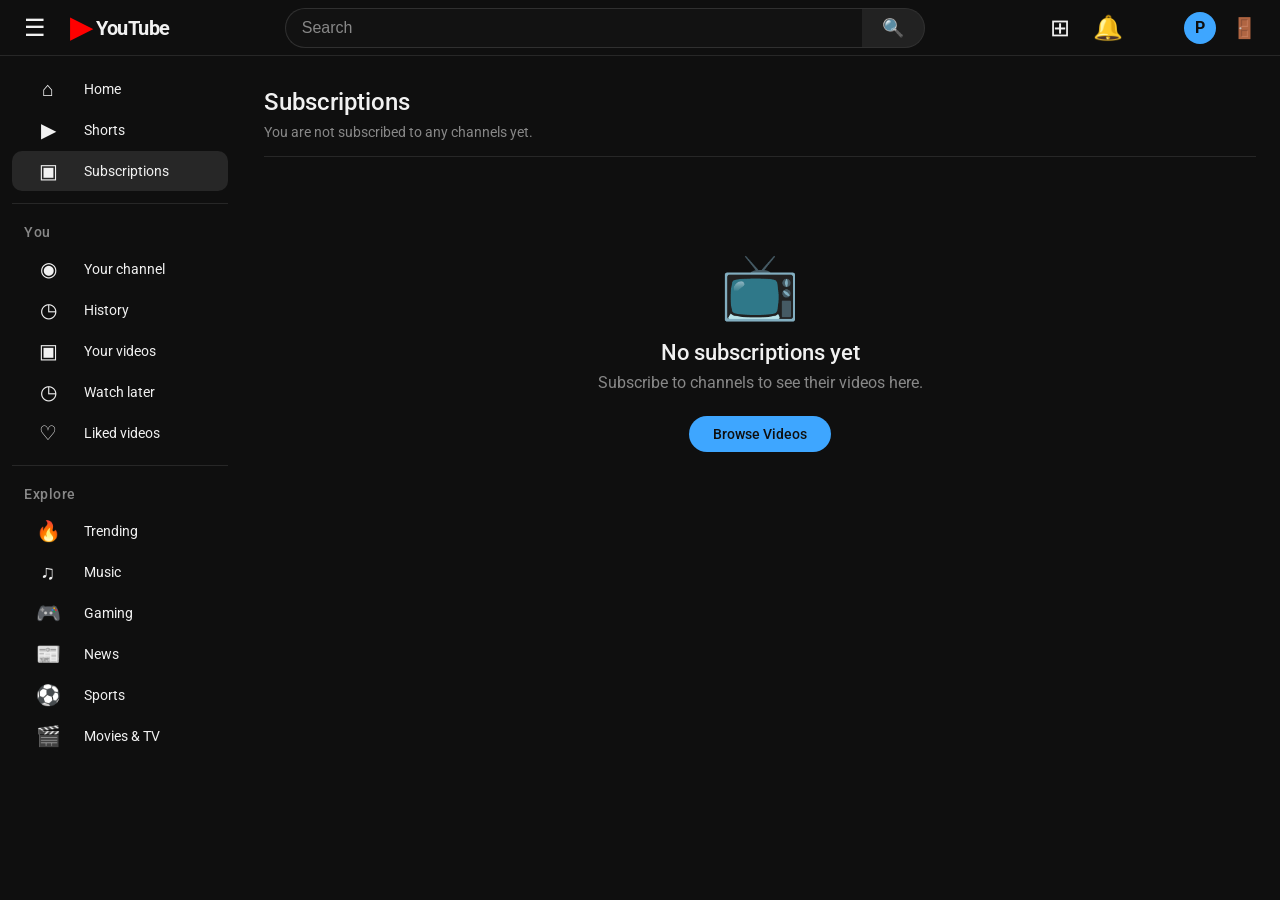
<file: subscriptions.html>
<!DOCTYPE html>
<html lang="en">

<head>
    <meta charset="UTF-8">
    <meta name="viewport" content="width=device-width, initial-scale=1.0">
    <title>YouTube Clone - Subscriptions</title>

    <!-- Google Fonts -->
    <link href="https://fonts.googleapis.com/css2?family=Roboto:wght@400;500;700&display=swap" rel="stylesheet">

    <!-- CSS -->
    <link rel="stylesheet" href="css/style.css">
</head>

<body>

    <!-- ==================================================
    HEADER
    ================================================== -->
    <header class="header">

        <!-- LEFT -->
        <div class="header-left">
            <button class="menu-btn" id="menuButton" title="Menu">
                ☰
            </button>

            <a href="index.html" class="youtube-logo">
                <span class="youtube-icon">▶</span>
                <span>YouTube</span>
            </a>
        </div>

        <!-- SEARCH -->
        <div class="search-container">
            <input id="searchInput" type="text" placeholder="Search">
            <button id="searchButton" class="search-btn" title="Search">
                🔍
            </button>
        </div>

        <!-- RIGHT -->
        <div class="header-right">
            <a href="create.html" class="header-icon-link" id="createButton" title="Create">
    ⊞
</a>
            <a href="notifications.html" class="header-icon" id="notificationButton" title="Notifications" style="text-decoration:none;color:inherit;">
    🔔
    <span class="notif-badge" id="notifBadge" style="display:none;">0</span>
<div class="header-right">
    <!-- Profile -->
    <a href="profile.html" class="profile-picture-link" id="profileButton" title="Account">
        <span class="profile-picture" id="headerAvatar">P</span>
    </a>
    
    <!-- Logout Button -->
    <button class="header-icon-link" id="logoutButton" title="Sign Out" onclick="logoutUser()">
        🚪
    </button>
</div>
        </div>

    </header>

    <!-- ==================================================
    SIDEBAR
    ================================================== -->
    <aside class="sidebar" id="sidebar">

        <!-- Main Navigation -->
        <a href="index.html" class="sidebar-item" data-page="home">
            <span class="sidebar-icon">⌂</span>
            <span class="sidebar-text">Home</span>
        </a>

        <a href="shorts-page.html" class="sidebar-item" data-page="shorts">
            <span class="sidebar-icon">▶</span>
            <span class="sidebar-text">Shorts</span>
        </a>

        <a href="subscriptions.html" class="sidebar-item active" data-page="subscriptions">
            <span class="sidebar-icon">▣</span>
            <span class="sidebar-text">Subscriptions</span>
        </a>

        <div class="sidebar-divider"></div>

        <!-- You -->
        <div class="sidebar-heading">
            <span class="sidebar-text">You</span>
        </div>

        <a href="channel.html" class="sidebar-item" data-page="channel">
    <span class="sidebar-icon">◉</span>
    <span class="sidebar-text">Your channel</span>
</a>

        <a href="history.html" class="sidebar-item" data-page="history">
            <span class="sidebar-icon">◷</span>
            <span class="sidebar-text">History</span>
        </a>

          <a href="your-videos.html" class="sidebar-item" data-page="your-videos">
            <span class="sidebar-icon">▣</span>
            <span class="sidebar-text">Your videos</span>
        </a>

      <a href="watch-later.html" class="sidebar-item" data-page="watch-later">
    <span class="sidebar-icon">◷</span>
    <span class="sidebar-text">Watch later</span>
</a>

        <a href="#" class="sidebar-item" data-action="liked">
            <span class="sidebar-icon">♡</span>
            <span class="sidebar-text">Liked videos</span>
        </a>

        <div class="sidebar-divider"></div>

        <!-- Explore -->
<div class="sidebar-heading">
    <span class="sidebar-text">Explore</span>
</div>

<a href="explore.html?category=trending" class="sidebar-item" data-category="Trending">
    <span class="sidebar-icon">🔥</span>
    <span class="sidebar-text">Trending</span>
</a>

<a href="explore.html?category=music" class="sidebar-item" data-category="Music">
    <span class="sidebar-icon">♫</span>
    <span class="sidebar-text">Music</span>
</a>

<a href="explore.html?category=gaming" class="sidebar-item" data-category="Gaming">
    <span class="sidebar-icon">🎮</span>
    <span class="sidebar-text">Gaming</span>
</a>

<a href="explore.html?category=news" class="sidebar-item" data-category="News">
    <span class="sidebar-icon">📰</span>
    <span class="sidebar-text">News</span>
</a>

<a href="explore.html?category=sports" class="sidebar-item" data-category="Sports">
    <span class="sidebar-icon">⚽</span>
    <span class="sidebar-text">Sports</span>
</a>

<a href="explore.html?category=movies" class="sidebar-item" data-category="Movies">
    <span class="sidebar-icon">🎬</span>
    <span class="sidebar-text">Movies & TV</span>
</a>

    </aside>

    <!-- ==================================================
    MAIN CONTENT - SUBSCRIPTIONS
    ================================================== -->
    <main class="main-content" id="mainContent">

        <div class="subscriptions-container">

            <!-- Header -->
            <div class="subscriptions-header">
                <h1>Subscriptions</h1>
                <p id="subscriptionCount">You are not subscribed to any channels yet.</p>
            </div>

            <!-- Video Grid -->
            <section class="video-section">
                <div class="video-grid" id="subscriptionsGrid"></div>
            </section>

            <!-- Empty State (shown when no subscriptions) -->
            <div class="empty-state" id="emptyState">
                <div class="empty-icon">📺</div>
                <h2>No subscriptions yet</h2>
                <p>Subscribe to channels to see their videos here.</p>
                <a href="index.html" class="browse-btn">Browse Videos</a>
            </div>

        </div>

    </main>

    <!-- ==================================================
    JAVASCRIPT
    ================================================== -->
    <script src="js/data.js"></script>
    <script src="js/subscriptions.js"></script>
    <script src="js/script.js"></script>

</body>

</html>
</file>
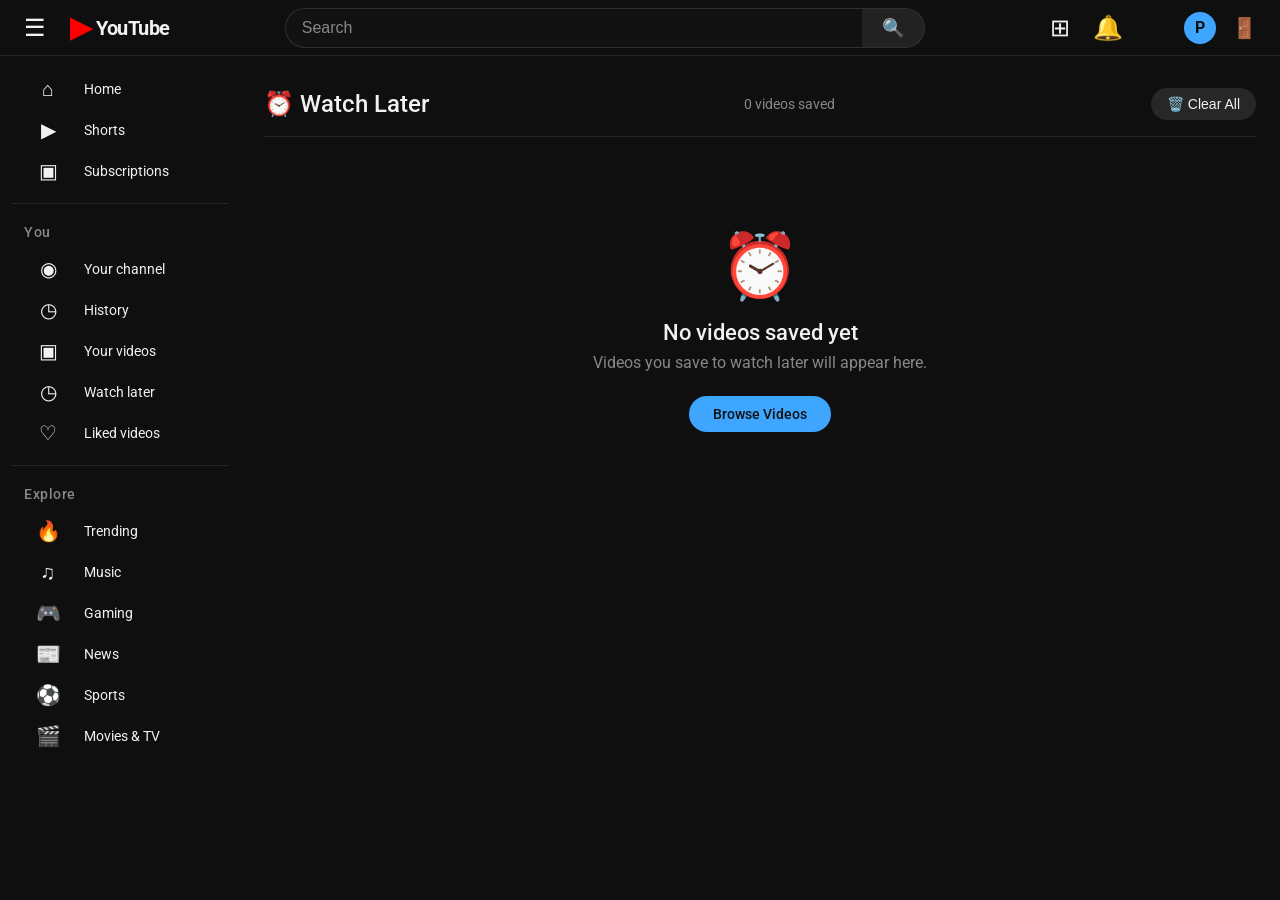
<file: watch-later.html>
<!DOCTYPE html>
<html lang="en">

<head>
    <meta charset="UTF-8">
    <meta name="viewport" content="width=device-width, initial-scale=1.0">
    <title>YouTube Clone - Watch Later</title>

    <!-- Google Fonts -->
    <link href="https://fonts.googleapis.com/css2?family=Roboto:wght@400;500;700&display=swap" rel="stylesheet">

    <!-- CSS -->
    <link rel="stylesheet" href="css/style.css">
</head>

<body>

    <!-- ==================================================
    HEADER
    ================================================== -->
    <header class="header">

        <!-- LEFT -->
        <div class="header-left">
            <button class="menu-btn" id="menuButton" title="Menu">
                ☰
            </button>

            <a href="index.html" class="youtube-logo">
                <span class="youtube-icon">▶</span>
                <span>YouTube</span>
            </a>
        </div>

        <!-- SEARCH -->
        <div class="search-container">
            <input id="searchInput" type="text" placeholder="Search">
            <button id="searchButton" class="search-btn" title="Search">
                🔍
            </button>
        </div>

        <!-- RIGHT -->
        <div class="header-right">
            <a href="create.html" class="header-icon-link" id="createButton" title="Create">
    ⊞
</a>
           <a href="notifications.html" class="header-icon" id="notificationButton" title="Notifications" style="text-decoration:none;color:inherit;">
    🔔
    <span class="notif-badge" id="notifBadge" style="display:none;">0</span>
<div class="header-right">
    <!-- Profile -->
    <a href="profile.html" class="profile-picture-link" id="profileButton" title="Account">
        <span class="profile-picture" id="headerAvatar">P</span>
    </a>
    
    <!-- Logout Button -->
    <button class="header-icon-link" id="logoutButton" title="Sign Out" onclick="logoutUser()">
        🚪
    </button>
</div>
        </div>

    </header>

    <!-- ==================================================
    SIDEBAR
    ================================================== -->
    <aside class="sidebar" id="sidebar">

        <!-- Main Navigation -->
        <a href="index.html" class="sidebar-item" data-page="home">
            <span class="sidebar-icon">⌂</span>
            <span class="sidebar-text">Home</span>
        </a>

        <a href="shorts-page.html" class="sidebar-item" data-page="shorts">
            <span class="sidebar-icon">▶</span>
            <span class="sidebar-text">Shorts</span>
        </a>

        <a href="subscriptions.html" class="sidebar-item" data-page="subscriptions">
            <span class="sidebar-icon">▣</span>
            <span class="sidebar-text">Subscriptions</span>
        </a>

        <div class="sidebar-divider"></div>

        <!-- You -->
        <div class="sidebar-heading">
            <span class="sidebar-text">You</span>
        </div>

        <a href="channel.html" class="sidebar-item" data-page="channel">
            <span class="sidebar-icon">◉</span>
            <span class="sidebar-text">Your channel</span>
        </a>

        <a href="history.html" class="sidebar-item" data-page="history">
            <span class="sidebar-icon">◷</span>
            <span class="sidebar-text">History</span>
        </a>

        <a href="your-videos.html" class="sidebar-item" data-page="your-videos">
            <span class="sidebar-icon">▣</span>
            <span class="sidebar-text">Your videos</span>
        </a>

       <a href="watch-later.html" class="sidebar-item" data-page="watch-later">
    <span class="sidebar-icon">◷</span>
    <span class="sidebar-text">Watch later</span>
</a>

        <a href="liked.html" class="sidebar-item" data-page="liked">
            <span class="sidebar-icon">♡</span>
            <span class="sidebar-text">Liked videos</span>
        </a>

        <div class="sidebar-divider"></div>

        <!-- Explore -->
<div class="sidebar-heading">
    <span class="sidebar-text">Explore</span>
</div>

<a href="explore.html?category=trending" class="sidebar-item" data-category="Trending">
    <span class="sidebar-icon">🔥</span>
    <span class="sidebar-text">Trending</span>
</a>

<a href="explore.html?category=music" class="sidebar-item" data-category="Music">
    <span class="sidebar-icon">♫</span>
    <span class="sidebar-text">Music</span>
</a>

<a href="explore.html?category=gaming" class="sidebar-item" data-category="Gaming">
    <span class="sidebar-icon">🎮</span>
    <span class="sidebar-text">Gaming</span>
</a>

<a href="explore.html?category=news" class="sidebar-item" data-category="News">
    <span class="sidebar-icon">📰</span>
    <span class="sidebar-text">News</span>
</a>

<a href="explore.html?category=sports" class="sidebar-item" data-category="Sports">
    <span class="sidebar-icon">⚽</span>
    <span class="sidebar-text">Sports</span>
</a>

<a href="explore.html?category=movies" class="sidebar-item" data-category="Movies">
    <span class="sidebar-icon">🎬</span>
    <span class="sidebar-text">Movies & TV</span>
</a>

    </aside>

    <!-- ==================================================
    MAIN CONTENT - WATCH LATER
    ================================================== -->
    <main class="main-content" id="mainContent">

        <div class="watch-later-container">

            <!-- Header -->
            <div class="watch-later-header">
                <h1>⏰ Watch Later</h1>
                <p id="watchLaterCount">0 videos saved</p>
                <button class="clear-watch-later-btn" id="clearWatchLaterBtn">🗑️ Clear All</button>
            </div>

            <!-- Video Grid -->
            <section class="video-section">
                <div class="video-grid" id="watchLaterGrid"></div>
            </section>

            <!-- Empty State -->
            <div class="empty-state" id="emptyState">
                <div class="empty-icon">⏰</div>
                <h2>No videos saved yet</h2>
                <p>Videos you save to watch later will appear here.</p>
                <a href="index.html" class="browse-btn">Browse Videos</a>
            </div>

        </div>

    </main>

    <!-- ==================================================
    JAVASCRIPT
    ================================================== -->
    <script src="js/data.js"></script>
    <script src="js/watch-later.js"></script>
    <script src="js/script.js"></script>

</body>

</html>
</file>
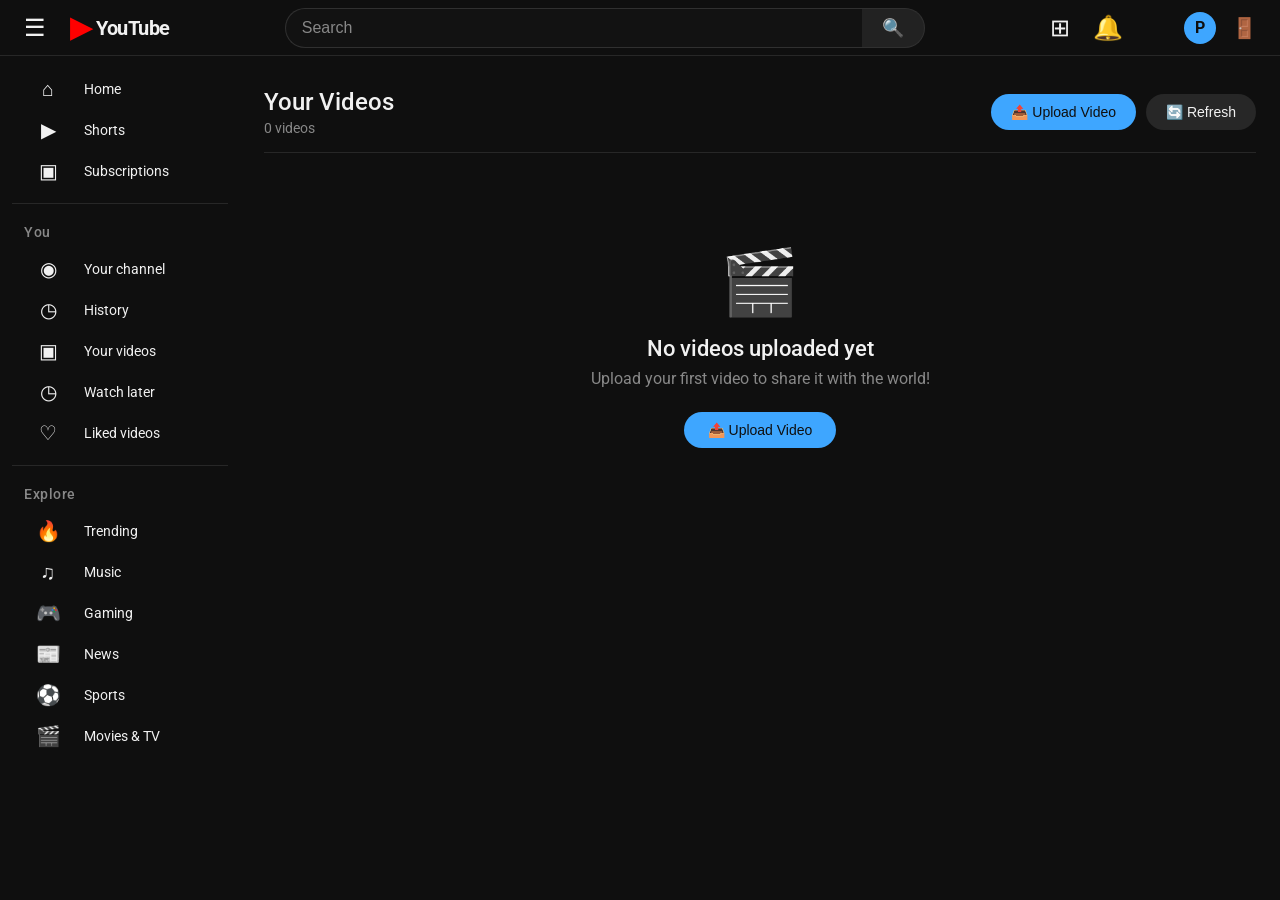
<file: your-videos.html>
<!DOCTYPE html>
<html lang="en">

<head>
    <meta charset="UTF-8">
    <meta name="viewport" content="width=device-width, initial-scale=1.0">
    <title>YouTube Clone - Your Videos</title>

    <!-- Google Fonts -->
    <link href="https://fonts.googleapis.com/css2?family=Roboto:wght@400;500;700&display=swap" rel="stylesheet">

    <!-- CSS -->
    <link rel="stylesheet" href="css/style.css">
</head>

<body>

    <!-- ==================================================
    HEADER
    ================================================== -->
    <header class="header">

        <!-- LEFT -->
        <div class="header-left">
            <button class="menu-btn" id="menuButton" title="Menu">
                ☰
            </button>

            <a href="index.html" class="youtube-logo">
                <span class="youtube-icon">▶</span>
                <span>YouTube</span>
            </a>
        </div>

        <!-- SEARCH -->
        <div class="search-container">
            <input id="searchInput" type="text" placeholder="Search">
            <button id="searchButton" class="search-btn" title="Search">
                🔍
            </button>
        </div>

        <!-- RIGHT -->
        <div class="header-right">
           <a href="create.html" class="header-icon-link" id="createButton" title="Create">
    ⊞
</a>
            <a href="notifications.html" class="header-icon" id="notificationButton" title="Notifications" style="text-decoration:none;color:inherit;">
    🔔
    <span class="notif-badge" id="notifBadge" style="display:none;">0</span>
<div class="header-right">
    <!-- Profile -->
    <a href="profile.html" class="profile-picture-link" id="profileButton" title="Account">
        <span class="profile-picture" id="headerAvatar">P</span>
    </a>
    
    <!-- Logout Button -->
    <button class="header-icon-link" id="logoutButton" title="Sign Out" onclick="logoutUser()">
        🚪
    </button>
</div>
        </div>

    </header>

    <!-- ==================================================
    SIDEBAR
    ================================================== -->
    <aside class="sidebar" id="sidebar">

        <!-- Main Navigation -->
        <a href="index.html" class="sidebar-item" data-page="home">
            <span class="sidebar-icon">⌂</span>
            <span class="sidebar-text">Home</span>
        </a>

        <a href="shorts-page.html" class="sidebar-item" data-page="shorts">
            <span class="sidebar-icon">▶</span>
            <span class="sidebar-text">Shorts</span>
        </a>

        <a href="subscriptions.html" class="sidebar-item" data-page="subscriptions">
            <span class="sidebar-icon">▣</span>
            <span class="sidebar-text">Subscriptions</span>
        </a>

        <div class="sidebar-divider"></div>

        <!-- You -->
        <div class="sidebar-heading">
            <span class="sidebar-text">You</span>
        </div>

        <a href="channel.html" class="sidebar-item" data-page="channel">
            <span class="sidebar-icon">◉</span>
            <span class="sidebar-text">Your channel</span>
        </a>

        <a href="history.html" class="sidebar-item" data-page="history">
            <span class="sidebar-icon">◷</span>
            <span class="sidebar-text">History</span>
        </a>

        <a href="your-videos.html" class="sidebar-item" data-page="your-videos">
            <span class="sidebar-icon">▣</span>
            <span class="sidebar-text">Your videos</span>
        </a>

       <a href="watch-later.html" class="sidebar-item" data-page="watch-later">
    <span class="sidebar-icon">◷</span>
    <span class="sidebar-text">Watch later</span>
</a>

        <a href="liked.html" class="sidebar-item" data-page="liked">
            <span class="sidebar-icon">♡</span>
            <span class="sidebar-text">Liked videos</span>
        </a>

        <div class="sidebar-divider"></div>

       <!-- Explore -->
<div class="sidebar-heading">
    <span class="sidebar-text">Explore</span>
</div>

<a href="explore.html?category=trending" class="sidebar-item" data-category="Trending">
    <span class="sidebar-icon">🔥</span>
    <span class="sidebar-text">Trending</span>
</a>

<a href="explore.html?category=music" class="sidebar-item" data-category="Music">
    <span class="sidebar-icon">♫</span>
    <span class="sidebar-text">Music</span>
</a>

<a href="explore.html?category=gaming" class="sidebar-item" data-category="Gaming">
    <span class="sidebar-icon">🎮</span>
    <span class="sidebar-text">Gaming</span>
</a>

<a href="explore.html?category=news" class="sidebar-item" data-category="News">
    <span class="sidebar-icon">📰</span>
    <span class="sidebar-text">News</span>
</a>

<a href="explore.html?category=sports" class="sidebar-item" data-category="Sports">
    <span class="sidebar-icon">⚽</span>
    <span class="sidebar-text">Sports</span>
</a>

<a href="explore.html?category=movies" class="sidebar-item" data-category="Movies">
    <span class="sidebar-icon">🎬</span>
    <span class="sidebar-text">Movies & TV</span>
</a>

    </aside>

    <!-- ==================================================
    MAIN CONTENT - YOUR VIDEOS
    ================================================== -->
    <main class="main-content" id="mainContent">

        <div class="your-videos-container">

            <!-- Header -->
            <div class="your-videos-header">
                <div class="header-left-section">
                    <h1>Your Videos</h1>
                    <p id="videoCount">0 videos</p>
                </div>
                <div class="header-actions">
                    <button class="upload-btn" id="uploadVideoBtn">📤 Upload Video</button>
                    <button class="refresh-btn" id="refreshBtn">🔄 Refresh</button>
                </div>
            </div>

            <!-- Video Grid -->
            <section class="video-section">
                <div class="video-grid" id="yourVideosGrid"></div>
            </section>

            <!-- Empty State -->
            <div class="empty-state" id="emptyState">
                <div class="empty-icon">🎬</div>
                <h2>No videos uploaded yet</h2>
                <p>Upload your first video to share it with the world!</p>
                <button class="browse-btn" id="uploadBtn">📤 Upload Video</button>
            </div>

        </div>

    </main>

    <!-- ==================================================
    JAVASCRIPT
    ================================================== -->
    <script src="js/data.js"></script>
    <script src="js/your-videos.js"></script>
    <script src="js/script.js"></script>

</body>

</html>
</file>
<file: css/style.css>
/* =============================================
   RESET & BASE
============================================= */

* {
    margin: 0;
    padding: 0;
    box-sizing: border-box;
}

body {
    font-family: 'Roboto', Arial, sans-serif;
    background: #0f0f0f;
    color: #f1f1f1;
    padding-top: 56px;
    overflow-x: hidden;
}

a {
    text-decoration: none;
    color: inherit;
}

/* =============================================
   SCROLLBAR
============================================= */

::-webkit-scrollbar {
    width: 8px;
}

::-webkit-scrollbar-track {
    background: #0f0f0f;
}

::-webkit-scrollbar-thumb {
    background: #606060;
    border-radius: 4px;
}

::-webkit-scrollbar-thumb:hover {
    background: #808080;
}

/* =============================================
   HEADER
============================================= */

.header {
    position: fixed;
    top: 0;
    left: 0;
    right: 0;
    height: 56px;
    background: #0f0f0f;
    display: flex;
    align-items: center;
    justify-content: space-between;
    padding: 0 16px;
    z-index: 1000;
    border-bottom: 1px solid #272727;
}

.header-left {
    display: flex;
    align-items: center;
    gap: 16px;
}

.menu-btn {
    background: none;
    border: none;
    color: #f1f1f1;
    font-size: 24px;
    cursor: pointer;
    padding: 8px;
    border-radius: 50%;
    transition: background 0.2s;
}

.menu-btn:hover {
    background: #272727;
}

.youtube-logo {
    display: flex;
    align-items: center;
    gap: 4px;
    font-size: 20px;
    font-weight: 700;
    color: #f1f1f1;
}

.youtube-icon {
    color: #ff0000;
    font-size: 28px;
}

.youtube-logo span:last-child {
    letter-spacing: -0.5px;
}

.search-container {
    display: flex;
    align-items: center;
    flex: 0 1 640px;
    max-width: 640px;
}

.search-container input {
    flex: 1;
    background: #121212;
    border: 1px solid #303030;
    border-right: none;
    color: #f1f1f1;
    padding: 8px 16px;
    font-size: 16px;
    border-radius: 40px 0 0 40px;
    outline: none;
    height: 40px;
    transition: border-color 0.2s;
}

.search-container input:focus {
    border-color: #1c62b9;
}

.search-container input::placeholder {
    color: #888;
}

.search-btn {
    background: #222;
    border: 1px solid #303030;
    border-left: none;
    color: #f1f1f1;
    padding: 8px 20px;
    font-size: 18px;
    border-radius: 0 40px 40px 0;
    cursor: pointer;
    height: 40px;
    display: flex;
    align-items: center;
    justify-content: center;
    transition: background 0.2s;
}

.search-btn:hover {
    background: #2a2a2a;
}

.header-right {
    display: flex;
    align-items: center;
    gap: 8px;
}

.header-icon {
    background: none;
    border: none;
    color: #f1f1f1;
    font-size: 24px;
    cursor: pointer;
    padding: 8px;
    border-radius: 50%;
    width: 40px;
    height: 40px;
    display: flex;
    align-items: center;
    justify-content: center;
    transition: background 0.2s;
}

.header-icon:hover {
    background: #272727;
}

.profile-picture {
    background: #3ea6ff;
    color: #0f0f0f;
    width: 32px;
    height: 32px;
    border-radius: 50%;
    border: none;
    font-weight: bold;
    font-size: 16px;
    cursor: pointer;
    display: flex;
    align-items: center;
    justify-content: center;
    transition: opacity 0.2s;
}

.profile-picture:hover {
    opacity: 0.8;
}

/* =============================================
   SIDEBAR
============================================= */

.sidebar {
    position: fixed;
    top: 56px;
    left: 0;
    bottom: 0;
    width: 240px;
    background: #0f0f0f;
    padding: 12px 0;
    overflow-y: auto;
    overflow-x: hidden;
    z-index: 999;
    transform: translateX(0);
    transition: transform 0.3s ease;
}

.sidebar.collapsed {
    transform: translateX(-100%);
}

.sidebar-item {
    display: flex;
    align-items: center;
    gap: 24px;
    padding: 8px 24px;
    color: #f1f1f1;
    font-size: 14px;
    cursor: pointer;
    transition: background 0.2s;
    border-radius: 10px;
    margin: 1px 12px;
}

.sidebar-item:hover {
    background: #272727;
}

.sidebar-item.active {
    background: #272727;
}

.sidebar-icon {
    font-size: 20px;
    width: 24px;
    text-align: center;
    flex-shrink: 0;
}

.sidebar-text {
    white-space: nowrap;
}

.sidebar-divider {
    height: 1px;
    background: #272727;
    margin: 12px 12px;
}

.sidebar-heading {
    padding: 8px 24px;
    font-size: 14px;
    font-weight: 500;
    color: #888;
    letter-spacing: 0.5px;
}

/* =============================================
   MAIN CONTENT
============================================= */

.main-content {
    margin-left: 240px;
    padding: 0 24px 40px;
    transition: margin-left 0.3s ease;
}

.main-content.expanded {
    margin-left: 0;
}

/* =============================================
   CATEGORY BAR
============================================= */

.category-bar {
    display: flex;
    gap: 12px;
    padding: 16px 0;
    overflow-x: auto;
    scrollbar-width: none;
    position: sticky;
    top: 56px;
    background: #0f0f0f;
    z-index: 100;
    padding-bottom: 12px;
}

.category-bar::-webkit-scrollbar {
    display: none;
}

.category {
    background: #272727;
    color: #f1f1f1;
    border: none;
    padding: 8px 16px;
    border-radius: 8px;
    font-size: 14px;
    font-weight: 500;
    cursor: pointer;
    white-space: nowrap;
    transition: all 0.2s;
}

.category:hover {
    background: #3a3a3a;
}

.category.active {
    background: #f1f1f1;
    color: #0f0f0f;
}

/* =============================================
   VIDEO GRID
============================================= */

.video-section {
    padding: 8px 0;
}

.video-grid {
    display: grid;
    grid-template-columns: repeat(auto-fill, minmax(320px, 1fr));
    gap: 24px 16px;
}

.video-card {
    cursor: pointer;
    transition: transform 0.15s;
}

.video-card:hover {
    transform: scale(1.02);
}

.thumbnail {
    position: relative;
    border-radius: 12px;
    overflow: hidden;
    background: #1a1a1a;
}

.thumbnail img {
    width: 100%;
    aspect-ratio: 16/9;
    object-fit: cover;
    display: block;
}

.duration {
    position: absolute;
    bottom: 8px;
    right: 8px;
    background: rgba(0,0,0,0.9);
    color: #f1f1f1;
    padding: 2px 6px;
    border-radius: 4px;
    font-size: 12px;
    font-weight: 500;
}

.video-info {
    display: flex;
    gap: 12px;
    padding: 12px 4px 0;
}

.channel-avatar {
    width: 36px;
    height: 36px;
    border-radius: 50%;
    background: #3ea6ff;
    color: #0f0f0f;
    display: flex;
    align-items: center;
    justify-content: center;
    font-weight: bold;
    font-size: 16px;
    flex-shrink: 0;
}

.video-details {
    flex: 1;
    min-width: 0;
}

.video-title {
    font-size: 14px;
    font-weight: 500;
    margin: 0 0 4px 0;
    line-height: 1.4;
    display: -webkit-box;
    -webkit-line-clamp: 2;
    -webkit-box-orient: vertical;
    overflow: hidden;
    color: #f1f1f1;
}

.channel-name {
    font-size: 13px;
    color: #aaa;
    margin: 0 0 2px 0;
}

.video-meta {
    font-size: 13px;
    color: #aaa;
    margin: 0;
}

/* =============================================
   SHORTS - HORIZONTAL SCROLL ROW
============================================= */

.shorts-section {
    padding: 20px 0;
    margin-top: 20px;
    border-top: 1px solid #272727;
}

.shorts-header {
    display: flex;
    justify-content: space-between;
    align-items: center;
    margin-bottom: 16px;
}

.shorts-title {
    display: flex;
    align-items: center;
    gap: 8px;
}

.shorts-icon {
    font-size: 24px;
    color: #ff0000;
}

.shorts-title h2 {
    font-size: 20px;
    font-weight: 500;
    margin: 0;
}

.shorts-more {
    background: none;
    border: none;
    color: #f1f1f1;
    font-size: 20px;
    cursor: pointer;
    padding: 8px;
}

/* ⭐ HORIZONTAL ROW - THIS MAKES THEM SIDE BY SIDE */
.shorts-grid {
    display: flex;
    gap: 16px;
    overflow-x: auto;
    overflow-y: hidden;
    padding: 8px 4px 16px;
    scroll-snap-type: x mandatory;
    -webkit-overflow-scrolling: touch;
}

/* Custom scrollbar styling */
.shorts-grid::-webkit-scrollbar {
    height: 6px;
}

.shorts-grid::-webkit-scrollbar-track {
    background: #1a1a1a;
    border-radius: 3px;
}

.shorts-grid::-webkit-scrollbar-thumb {
    background: #606060;
    border-radius: 3px;
}

.shorts-grid::-webkit-scrollbar-thumb:hover {
    background: #808080;
}

/* Each short card - fixed width so they stay in a row */
.short-card {
    flex: 0 0 180px;
    cursor: pointer;
    border-radius: 12px;
    overflow: hidden;
    transition: transform 0.2s;
    background: #1a1a1a;
    scroll-snap-align: start;
}

.short-card:hover {
    transform: scale(1.05);
}

.short-card img {
    width: 100%;
    aspect-ratio: 9/16;
    object-fit: cover;
    display: block;
}

.short-info {
    padding: 10px 8px;
}

.short-info h4 {
    font-size: 13px;
    font-weight: 500;
    margin: 0 0 4px 0;
    color: #f1f1f1;
    display: -webkit-box;
    -webkit-line-clamp: 2;
    -webkit-box-orient: vertical;
    overflow: hidden;
    line-height: 1.3;
}

.short-info p {
    font-size: 12px;
    color: #888;
    margin: 2px 0;
}

.short-channel {
    color: #aaa !important;
    font-size: 11px !important;
}

/* =============================================
   RESPONSIVE - SMALLER ON PHONES
============================================= */

@media (max-width: 768px) {
    .short-card {
        flex: 0 0 140px;
    }
}

@media (max-width: 480px) {
    .short-card {
        flex: 0 0 120px;
    }
    .short-info h4 {
        font-size: 11px;
    }
    .short-info p {
        font-size: 10px;
    }
}
/* =============================================
   SECTION HEADER
============================================= */

.section-header {
    display: flex;
    align-items: center;
    justify-content: space-between;
    padding: 16px 0 8px;
}

.section-header h2 {
    font-size: 20px;
    font-weight: 500;
    color: #f1f1f1;
    margin: 0;
}

.section-header .see-all {
    color: #3ea6ff;
    font-size: 14px;
    cursor: pointer;
    font-weight: 500;
}

.section-header .see-all:hover {
    color: #65b8ff;
}

/* =============================================
   RESPONSIVE
============================================= */

@media (max-width: 768px) {
    .sidebar {
        transform: translateX(-100%);
        width: 280px;
    }
    
    .sidebar.open {
        transform: translateX(0);
    }
    
    .main-content {
        margin-left: 0;
        padding: 0 12px 24px;
    }
    
    .video-grid {
        grid-template-columns: repeat(auto-fill, minmax(280px, 1fr));
        gap: 16px;
    }
    
    .search-container {
        flex: 0 1 200px;
    }
    
    .search-container input {
        font-size: 14px;
    }
    
    .youtube-logo span:last-child {
        font-size: 16px;
    }
    
    /* Shorts on mobile - stay horizontal, just smaller */
    .short-card {
        flex: 0 0 140px;
    }
}

@media (max-width: 480px) {
    .video-grid {
        grid-template-columns: 1fr;
    }
    
    .search-container {
        flex: 0 1 120px;
    }
    
    .header {
        padding: 0 8px;
    }
    
    .category-bar {
        gap: 8px;
    }
    
    .category {
        font-size: 12px;
        padding: 6px 12px;
    }
    
    .short-card {
        flex: 0 0 120px;
    }
    
    .short-info h4 {
        font-size: 11px;
    }
    
    .short-info p {
        font-size: 10px;
    }
}
/* =============================================
   WATCH PAGE
============================================= */

.watch-container {
    display: flex;
    gap: 24px;
    padding: 16px 0;
}

.video-player-wrapper {
    flex: 1;
    min-width: 0;
}

.video-player {
    position: relative;
    background: #000;
    border-radius: 12px;
    overflow: hidden;
    aspect-ratio: 16/9;
}

.video-player video {
    width: 100%;
    height: 100%;
    display: block;
}

/* Video Info */
.video-info-section {
    padding: 16px 0;
}

.video-info-section .video-title {
    font-size: 22px;
    font-weight: 500;
    margin: 0 0 12px 0;
    color: #f1f1f1;
}

.video-meta-row {
    display: flex;
    justify-content: space-between;
    align-items: center;
    flex-wrap: wrap;
    gap: 12px;
    padding-bottom: 16px;
    border-bottom: 1px solid #272727;
}

.video-stats {
    color: #aaa;
    font-size: 14px;
}

.video-stats span {
    margin: 0 4px;
}

.video-actions {
    display: flex;
    gap: 8px;
    align-items: center;
}

.action-btn {
    background: #272727;
    border: none;
    color: #f1f1f1;
    padding: 8px 16px;
    border-radius: 20px;
    cursor: pointer;
    font-size: 14px;
    font-weight: 500;
    transition: all 0.2s;
    display: flex;
    align-items: center;
    gap: 6px;
}

.action-btn:hover {
    background: #3a3a3a;
}

.action-btn.active {
    background: #3ea6ff;
    color: #0f0f0f;
}

.subscribe-btn {
    background: #cc0000;
    color: white;
}

.subscribe-btn:hover {
    background: #dd0000;
}

.subscribe-btn.subscribed {
    background: #272727;
    color: #f1f1f1;
}

/* Channel Info */
.channel-info {
    display: flex;
    align-items: center;
    gap: 16px;
    padding: 16px 0;
}

.channel-avatar-large {
    width: 48px;
    height: 48px;
    border-radius: 50%;
    background: #3ea6ff;
    color: #0f0f0f;
    display: flex;
    align-items: center;
    justify-content: center;
    font-weight: bold;
    font-size: 20px;
    flex-shrink: 0;
}

.channel-details h3 {
    font-size: 16px;
    font-weight: 500;
    margin: 0 0 4px 0;
    color: #f1f1f1;
}

.channel-details p {
    font-size: 13px;
    color: #aaa;
    margin: 0;
}

.video-description {
    background: #1a1a1a;
    padding: 16px;
    border-radius: 12px;
    font-size: 14px;
    color: #f1f1f1;
    line-height: 1.6;
    margin-top: 8px;
}

/* =============================================
   SUGGESTED VIDEOS (sidebar on watch page)
============================================= */

.suggested-videos {
    width: 360px;
    flex-shrink: 0;
}

.suggested-videos h3 {
    font-size: 16px;
    font-weight: 500;
    margin: 0 0 16px 0;
    color: #f1f1f1;
}

.suggested-card {
    display: flex;
    gap: 12px;
    cursor: pointer;
    padding: 8px 0;
    transition: background 0.2s;
    border-radius: 8px;
}

.suggested-card:hover {
    background: #1a1a1a;
}

.suggested-thumbnail {
    flex-shrink: 0;
    width: 160px;
    border-radius: 8px;
    overflow: hidden;
}

.suggested-thumbnail img {
    width: 100%;
    aspect-ratio: 16/9;
    object-fit: cover;
    display: block;
}

.suggested-info {
    flex: 1;
    min-width: 0;
}

.suggested-info h4 {
    font-size: 13px;
    font-weight: 500;
    margin: 0 0 4px 0;
    color: #f1f1f1;
    display: -webkit-box;
    -webkit-line-clamp: 2;
    -webkit-box-orient: vertical;
    overflow: hidden;
}

.suggested-info p {
    font-size: 12px;
    color: #888;
    margin: 2px 0;
}

/* =============================================
   RESPONSIVE - WATCH PAGE
============================================= */

@media (max-width: 1024px) {
    .watch-container {
        flex-direction: column;
    }
    
    .suggested-videos {
        width: 100%;
        display: grid;
        grid-template-columns: repeat(auto-fill, minmax(280px, 1fr));
        gap: 16px;
    }
    
    .suggested-videos h3 {
        grid-column: 1 / -1;
    }
    
    .suggested-card {
        flex-direction: column;
        padding: 0;
    }
    
    .suggested-thumbnail {
        width: 100%;
    }
}

@media (max-width: 768px) {
    .video-info-section .video-title {
        font-size: 18px;
    }
    
    .video-meta-row {
        flex-direction: column;
        align-items: flex-start;
    }
    
    .video-actions {
        width: 100%;
        justify-content: flex-start;
        flex-wrap: wrap;
    }
}
/* Fix for YouTube embed */
#youtubePlayer {
    background: #000;
    width: 100%;
    height: 100%;
    aspect-ratio: 16/9;
}

#youtubePlayer iframe {
    width: 100%;
    height: 100%;
    border: none;
}
/* =============================================
   SUBSCRIPTIONS PAGE
============================================= */

.subscriptions-container {
    padding: 16px 0;
}

.subscriptions-header {
    padding: 16px 0;
    border-bottom: 1px solid #272727;
    margin-bottom: 16px;
}

.subscriptions-header h1 {
    font-size: 24px;
    font-weight: 500;
    margin: 0 0 8px 0;
    color: #f1f1f1;
}

.subscriptions-header p {
    color: #888;
    font-size: 14px;
    margin: 0;
}

/* Empty State */
.empty-state {
    text-align: center;
    padding: 60px 20px;
    display: none;
}

.empty-state .empty-icon {
    font-size: 64px;
    margin-bottom: 16px;
}

.empty-state h2 {
    font-size: 22px;
    font-weight: 500;
    margin: 0 0 8px 0;
    color: #f1f1f1;
}

.empty-state p {
    color: #888;
    font-size: 16px;
    margin: 0 0 24px 0;
}

.browse-btn {
    background: #3ea6ff;
    color: #0f0f0f;
    border: none;
    padding: 10px 24px;
    border-radius: 20px;
    font-size: 14px;
    font-weight: 500;
    cursor: pointer;
    text-decoration: none;
    display: inline-block;
    transition: background 0.2s;
}

.browse-btn:hover {
    background: #65b8ff;
}

/* No videos message */
.no-videos-msg {
    text-align: center;
    padding: 40px 20px;
    color: #888;
    font-size: 16px;
    grid-column: 1 / -1;
}
/* =============================================
   HISTORY PAGE
============================================= */

.history-container {
    padding: 16px 0;
}

.history-header {
    display: flex;
    justify-content: space-between;
    align-items: center;
    padding: 16px 0;
    border-bottom: 1px solid #272727;
    margin-bottom: 16px;
    flex-wrap: wrap;
    gap: 12px;
}

.history-header h1 {
    font-size: 24px;
    font-weight: 500;
    margin: 0;
    color: #f1f1f1;
}

.clear-history-btn {
    background: #272727;
    border: none;
    color: #f1f1f1;
    padding: 8px 16px;
    border-radius: 20px;
    cursor: pointer;
    font-size: 14px;
    font-weight: 500;
    transition: background 0.2s;
    display: flex;
    align-items: center;
    gap: 6px;
}

.clear-history-btn:hover {
    background: #3a3a3a;
}

.clear-history-btn:active {
    background: #cc0000;
}

/* No history message */
.no-history-msg {
    text-align: center;
    padding: 40px 20px;
    color: #888;
    font-size: 16px;
    grid-column: 1 / -1;
}
/* =============================================
   LIKED VIDEOS PAGE
============================================= */

.liked-container {
    padding: 16px 0;
}

.liked-header {
    display: flex;
    justify-content: space-between;
    align-items: center;
    padding: 16px 0;
    border-bottom: 1px solid #272727;
    margin-bottom: 16px;
}

.liked-header-left {
    display: flex;
    align-items: center;
    gap: 16px;
}

.liked-icon {
    font-size: 48px;
    background: #272727;
    padding: 12px;
    border-radius: 50%;
}

.liked-header h1 {
    font-size: 24px;
    font-weight: 500;
    margin: 0 0 4px 0;
    color: #f1f1f1;
}

.liked-header p {
    color: #888;
    font-size: 14px;
    margin: 0;
}

/* Liked badge on thumbnail */
.liked-badge {
    position: absolute;
    top: 8px;
    right: 8px;
    background: rgba(0, 0, 0, 0.8);
    color: #ff0000;
    padding: 4px 8px;
    border-radius: 4px;
    font-size: 14px;
}

/* No liked message */
.no-liked-msg {
    text-align: center;
    padding: 40px 20px;
    color: #888;
    font-size: 16px;
    grid-column: 1 / -1;
}

/* Responsive */
@media (max-width: 768px) {
    .liked-header {
        flex-direction: column;
        align-items: flex-start;
        gap: 12px;
    }
    
    .liked-icon {
        font-size: 36px;
        padding: 8px;
    }
}
/* =============================================
   SHORTS PAGE
============================================= */

.shorts-page-container {
    display: flex;
    gap: 24px;
    padding: 16px 0;
    height: calc(100vh - 160px);
}

.shorts-player-wrapper {
    flex: 1;
    display: flex;
    flex-direction: column;
    align-items: center;
    min-width: 0;
    max-width: 420px;
    margin: 0 auto;
}

.shorts-player {
    position: relative;
    background: #000;
    border-radius: 16px;
    overflow: hidden;
    width: 100%;
    aspect-ratio: 9/16;
    max-height: 600px;
}

.shorts-player iframe {
    width: 100%;
    height: 100%;
    border: none;
}

/* Navigation buttons */
.shorts-nav {
    display: flex;
    gap: 16px;
    margin: 12px 0;
}

.shorts-nav-btn {
    background: #272727;
    border: none;
    color: #f1f1f1;
    width: 48px;
    height: 48px;
    border-radius: 50%;
    font-size: 24px;
    cursor: pointer;
    transition: background 0.2s;
    display: flex;
    align-items: center;
    justify-content: center;
}

.shorts-nav-btn:hover {
    background: #3a3a3a;
}

.shorts-nav-btn:active {
    transform: scale(0.9);
}

/* Shorts Info */
.shorts-info-section {
    width: 100%;
    padding: 12px 0;
}

.shorts-title {
    font-size: 18px;
    font-weight: 500;
    margin: 0 0 12px 0;
    color: #f1f1f1;
}

.shorts-channel-row {
    display: flex;
    align-items: center;
    gap: 12px;
    padding: 8px 0;
    flex-wrap: wrap;
}

.shorts-channel-avatar {
    width: 40px;
    height: 40px;
    border-radius: 50%;
    background: #3ea6ff;
    color: #0f0f0f;
    display: flex;
    align-items: center;
    justify-content: center;
    font-weight: bold;
    font-size: 18px;
    flex-shrink: 0;
}

.shorts-channel-details {
    flex: 1;
}

.shorts-channel-details h3 {
    font-size: 14px;
    font-weight: 500;
    margin: 0;
    color: #f1f1f1;
}

.shorts-channel-details p {
    font-size: 12px;
    color: #888;
    margin: 0;
}

.shorts-subscribe-btn {
    background: #cc0000;
    border: none;
    color: white;
    padding: 8px 16px;
    border-radius: 20px;
    cursor: pointer;
    font-size: 13px;
    font-weight: 500;
    transition: all 0.2s;
    white-space: nowrap;
}

.shorts-subscribe-btn:hover {
    background: #dd0000;
}

.shorts-subscribe-btn.subscribed {
    background: #272727;
    color: #f1f1f1;
}

/* Shorts Actions */
.shorts-actions {
    display: flex;
    gap: 12px;
    padding: 8px 0;
}

.shorts-action-btn {
    background: #272727;
    border: none;
    color: #f1f1f1;
    padding: 8px 16px;
    border-radius: 20px;
    cursor: pointer;
    font-size: 14px;
    font-weight: 500;
    transition: all 0.2s;
    display: flex;
    align-items: center;
    gap: 6px;
}

.shorts-action-btn:hover {
    background: #3a3a3a;
}

.shorts-action-btn.active {
    background: #3ea6ff;
    color: #0f0f0f;
}

/* Shorts List (sidebar) */
.shorts-list {
    width: 320px;
    flex-shrink: 0;
    overflow-y: auto;
    padding-right: 8px;
}

.shorts-list h3 {
    font-size: 16px;
    font-weight: 500;
    margin: 0 0 16px 0;
    color: #f1f1f1;
}

.shorts-list-item {
    display: flex;
    gap: 12px;
    cursor: pointer;
    padding: 8px;
    border-radius: 8px;
    transition: background 0.2s;
    margin-bottom: 4px;
}

.shorts-list-item:hover {
    background: #1a1a1a;
}

.shorts-list-item.active {
    background: #272727;
}

.shorts-list-item img {
    width: 80px;
    height: 142px;
    object-fit: cover;
    border-radius: 8px;
    flex-shrink: 0;
}

.shorts-list-info {
    flex: 1;
    min-width: 0;
}

.shorts-list-info h4 {
    font-size: 13px;
    font-weight: 500;
    margin: 0 0 4px 0;
    color: #f1f1f1;
    display: -webkit-box;
    -webkit-line-clamp: 2;
    -webkit-box-orient: vertical;
    overflow: hidden;
}

.shorts-list-info p {
    font-size: 12px;
    color: #888;
    margin: 2px 0;
}

/* =============================================
   RESPONSIVE - SHORTS PAGE
============================================= */

@media (max-width: 1024px) {
    .shorts-page-container {
        flex-direction: column;
        height: auto;
    }
    
    .shorts-player-wrapper {
        max-width: 100%;
    }
    
    .shorts-list {
        width: 100%;
        display: grid;
        grid-template-columns: repeat(auto-fill, minmax(200px, 1fr));
        gap: 12px;
    }
    
    .shorts-list h3 {
        grid-column: 1 / -1;
    }
    
    .shorts-list-item {
        flex-direction: column;
        padding: 0;
    }
    
    .shorts-list-item img {
        width: 100%;
        height: auto;
        aspect-ratio: 9/16;
    }
}

@media (max-width: 768px) {
    .shorts-player {
        max-height: 500px;
    }
    
    .shorts-nav-btn {
        width: 40px;
        height: 40px;
        font-size: 20px;
    }
    
    .shorts-actions {
        flex-wrap: wrap;
    }
}
/* =============================================
   CHANNEL PAGE
============================================= */

.channel-container {
    padding: 16px 0;
}

/* Channel Banner */
.channel-banner {
    width: 100%;
    height: 200px;
    border-radius: 16px;
    overflow: hidden;
    margin-bottom: 24px;
    background: linear-gradient(135deg, #1a1a2e, #16213e, #0f3460);
}

.channel-banner-image {
    width: 100%;
    height: 100%;
    display: flex;
    align-items: center;
    justify-content: center;
    font-size: 64px;
    opacity: 0.6;
}

/* Channel Info Header */
.channel-info-header {
    display: flex;
    align-items: center;
    gap: 24px;
    padding: 16px 0;
    flex-wrap: wrap;
}

.channel-info-header .channel-avatar-large {
    width: 80px;
    height: 80px;
    font-size: 32px;
    background: #3ea6ff;
    border-radius: 50%;
    display: flex;
    align-items: center;
    justify-content: center;
    color: #0f0f0f;
    font-weight: bold;
    flex-shrink: 0;
}

.channel-info-details {
    flex: 1;
    min-width: 200px;
}

.channel-info-details h1 {
    font-size: 28px;
    font-weight: 500;
    margin: 0 0 4px 0;
    color: #f1f1f1;
}

.channel-info-details p {
    margin: 2px 0;
    color: #888;
    font-size: 14px;
}

.channel-edit-btn {
    background: #272727;
    border: none;
    color: #f1f1f1;
    padding: 8px 20px;
    border-radius: 20px;
    cursor: pointer;
    font-size: 14px;
    font-weight: 500;
    transition: background 0.2s;
}

.channel-edit-btn:hover {
    background: #3a3a3a;
}

/* Channel Tabs */
.channel-tabs {
    display: flex;
    gap: 0;
    border-bottom: 1px solid #272727;
    margin: 16px 0 24px;
    overflow-x: auto;
}

.channel-tab {
    background: none;
    border: none;
    color: #888;
    padding: 12px 24px;
    cursor: pointer;
    font-size: 14px;
    font-weight: 500;
    transition: all 0.2s;
    border-bottom: 2px solid transparent;
    white-space: nowrap;
}

.channel-tab:hover {
    color: #f1f1f1;
}

.channel-tab.active {
    color: #f1f1f1;
    border-bottom-color: #3ea6ff;
}

/* Tab Content */
.channel-tab-content {
    display: none;
}

.channel-tab-content.active {
    display: block;
}

/* Channel About */
.channel-about {
    padding: 16px 0;
}

.channel-about h3 {
    font-size: 20px;
    font-weight: 500;
    margin: 0 0 12px 0;
    color: #f1f1f1;
}

.channel-about p {
    color: #aaa;
    font-size: 15px;
    line-height: 1.6;
    margin-bottom: 24px;
}

.channel-stats-grid {
    display: grid;
    grid-template-columns: repeat(auto-fill, minmax(150px, 1fr));
    gap: 16px;
}

.stat-item {
    background: #1a1a1a;
    padding: 16px;
    border-radius: 12px;
    text-align: center;
}

.stat-number {
    display: block;
    font-size: 24px;
    font-weight: 500;
    color: #f1f1f1;
}

.stat-label {
    display: block;
    font-size: 13px;
    color: #888;
    margin-top: 4px;
}

/* =============================================
   RESPONSIVE - CHANNEL PAGE
============================================= */

@media (max-width: 768px) {
    .channel-banner {
        height: 120px;
    }
    
    .channel-info-header {
        flex-direction: column;
        align-items: flex-start;
        gap: 16px;
    }
    
    .channel-info-header .channel-avatar-large {
        width: 60px;
        height: 60px;
        font-size: 24px;
    }
    
    .channel-info-details h1 {
        font-size: 22px;
    }
    
    .channel-edit-btn {
        width: 100%;
        text-align: center;
    }
    
    .channel-tab {
        padding: 10px 16px;
        font-size: 13px;
    }
}
/* =============================================
   PLAYLISTS
============================================= */

.playlists-header {
    display: flex;
    justify-content: space-between;
    align-items: center;
    padding: 16px 0;
    flex-wrap: wrap;
    gap: 12px;
}

.playlists-header h3 {
    font-size: 20px;
    font-weight: 500;
    color: #f1f1f1;
    margin: 0;
}

.playlists-grid {
    display: grid;
    grid-template-columns: repeat(auto-fill, minmax(280px, 1fr));
    gap: 20px;
    padding: 8px 0;
}

.playlist-card {
    background: #1a1a1a;
    border-radius: 12px;
    overflow: hidden;
    transition: transform 0.2s;
}

.playlist-card:hover {
    transform: scale(1.02);
}

.playlist-thumbnail {
    position: relative;
    aspect-ratio: 16/9;
    overflow: hidden;
}

.playlist-thumbnail img {
    width: 100%;
    height: 100%;
    object-fit: cover;
    display: block;
}

.playlist-count {
    position: absolute;
    bottom: 8px;
    right: 8px;
    background: rgba(0, 0, 0, 0.85);
    color: #f1f1f1;
    padding: 4px 10px;
    border-radius: 4px;
    font-size: 12px;
    font-weight: 500;
}

.playlist-info {
    padding: 12px 16px;
}

.playlist-info h4 {
    font-size: 15px;
    font-weight: 500;
    margin: 0 0 4px 0;
    color: #f1f1f1;
}

.playlist-info p {
    font-size: 13px;
    color: #888;
    margin: 0 0 12px 0;
}

.playlist-actions {
    display: flex;
    gap: 8px;
}

.playlist-btn {
    background: #272727;
    border: none;
    color: #f1f1f1;
    padding: 6px 14px;
    border-radius: 16px;
    cursor: pointer;
    font-size: 12px;
    font-weight: 500;
    transition: background 0.2s;
}

.playlist-btn:hover {
    background: #3a3a3a;
}

.playlist-btn.delete-btn:hover {
    background: #cc0000;
}

/* =============================================
   RESPONSIVE - PLAYLISTS
============================================= */

@media (max-width: 768px) {
    .playlists-grid {
        grid-template-columns: repeat(auto-fill, minmax(200px, 1fr));
    }
    
    .playlists-header {
        flex-direction: column;
        align-items: flex-start;
    }
}

@media (max-width: 480px) {
    .playlists-grid {
        grid-template-columns: 1fr;
    }
}
/* =============================================
   COMMENTS SECTION
============================================= */

.comments-section {
    margin-top: 24px;
    padding-top: 16px;
    border-top: 1px solid #272727;
}

.comments-header {
    margin-bottom: 16px;
}

.comments-header h3 {
    font-size: 18px;
    font-weight: 500;
    color: #f1f1f1;
    margin: 0;
}

/* Add Comment */
.add-comment {
    display: flex;
    gap: 16px;
    align-items: flex-start;
    margin-bottom: 20px;
}

.comment-avatar {
    width: 40px;
    height: 40px;
    border-radius: 50%;
    background: #3ea6ff;
    color: #0f0f0f;
    display: flex;
    align-items: center;
    justify-content: center;
    font-weight: bold;
    font-size: 16px;
    flex-shrink: 0;
}

.comment-input-wrapper {
    flex: 1;
}

.comment-input-wrapper input {
    width: 100%;
    background: transparent;
    border: none;
    border-bottom: 1px solid #303030;
    color: #f1f1f1;
    padding: 8px 0;
    font-size: 14px;
    outline: none;
    transition: border-color 0.2s;
}

.comment-input-wrapper input:focus {
    border-bottom-color: #3ea6ff;
}

.comment-input-wrapper input::placeholder {
    color: #888;
}

.comment-actions {
    display: flex;
    gap: 8px;
    justify-content: flex-end;
    margin-top: 8px;
}

.comment-cancel-btn {
    background: none;
    border: none;
    color: #888;
    padding: 8px 16px;
    cursor: pointer;
    font-size: 14px;
    font-weight: 500;
    border-radius: 20px;
    transition: background 0.2s;
}

.comment-cancel-btn:hover {
    background: #272727;
}

.comment-submit-btn {
    background: #3ea6ff;
    border: none;
    color: #0f0f0f;
    padding: 8px 20px;
    border-radius: 20px;
    cursor: pointer;
    font-size: 14px;
    font-weight: 500;
    transition: background 0.2s;
}

.comment-submit-btn:hover {
    background: #65b8ff;
}

/* Comments List */
.comments-list {
    margin-top: 8px;
}

.no-comments {
    text-align: center;
    padding: 20px;
    color: #888;
    font-size: 14px;
}

/* Comment Item */
.comment-item {
    display: flex;
    gap: 16px;
    padding: 12px 0;
    border-bottom: 1px solid #1a1a1a;
}

.comment-item .comment-avatar {
    width: 36px;
    height: 36px;
    font-size: 14px;
}

.comment-content {
    flex: 1;
    min-width: 0;
}

.comment-user {
    display: flex;
    align-items: center;
    gap: 8px;
    margin-bottom: 4px;
}

.comment-user strong {
    font-size: 13px;
    font-weight: 500;
    color: #f1f1f1;
}

.comment-user span {
    font-size: 12px;
    color: #888;
}

.comment-content p {
    font-size: 14px;
    color: #f1f1f1;
    margin: 0 0 8px 0;
    line-height: 1.4;
}

.comment-actions-row {
    display: flex;
    gap: 12px;
    align-items: center;
}

.comment-actions-row button {
    background: none;
    border: none;
    color: #888;
    font-size: 13px;
    cursor: pointer;
    padding: 4px 8px;
    border-radius: 4px;
    transition: all 0.2s;
    display: flex;
    align-items: center;
    gap: 4px;
}

.comment-actions-row button:hover {
    background: #272727;
    color: #f1f1f1;
}

.comment-like-btn.active {
    color: #3ea6ff;
}

.comment-like-count {
    font-size: 12px;
}

.comment-delete-btn:hover {
    color: #cc0000 !important;
}

/* Replies */
.comment-replies {
    margin-left: 52px;
    margin-top: 8px;
}

.reply-item {
    border-bottom: none !important;
    padding: 8px 0 !important;
}

.reply-item .comment-avatar {
    width: 28px !important;
    height: 28px !important;
    font-size: 12px !important;
}

/* Reply Input */
.reply-input-wrapper {
    display: none;
    gap: 8px;
    margin-left: 52px;
    margin-top: 8px;
    align-items: center;
}

.reply-input-wrapper input {
    flex: 1;
    background: transparent;
    border: none;
    border-bottom: 1px solid #303030;
    color: #f1f1f1;
    padding: 6px 0;
    font-size: 13px;
    outline: none;
}

.reply-input-wrapper input:focus {
    border-bottom-color: #3ea6ff;
}

.reply-submit-btn {
    background: #3ea6ff;
    border: none;
    color: #0f0f0f;
    padding: 4px 16px;
    border-radius: 16px;
    cursor: pointer;
    font-size: 12px;
    font-weight: 500;
    transition: background 0.2s;
}

.reply-submit-btn:hover {
    background: #65b8ff;
}

/* =============================================
   RESPONSIVE - COMMENTS
============================================= */

@media (max-width: 768px) {
    .comment-replies {
        margin-left: 32px;
    }
    
    .reply-input-wrapper {
        margin-left: 32px;
    }
    
    .comment-item .comment-avatar {
        width: 32px;
        height: 32px;
        font-size: 12px;
    }
}/* =============================================
   YOUR VIDEOS PAGE
============================================= */

.your-videos-container {
    padding: 16px 0;
}

.your-videos-header {
    display: flex;
    justify-content: space-between;
    align-items: center;
    padding: 16px 0;
    border-bottom: 1px solid #272727;
    margin-bottom: 16px;
    flex-wrap: wrap;
    gap: 12px;
}

.your-videos-header .header-left-section h1 {
    font-size: 24px;
    font-weight: 500;
    margin: 0 0 4px 0;
    color: #f1f1f1;
}

.your-videos-header .header-left-section p {
    color: #888;
    font-size: 14px;
    margin: 0;
}

.header-actions {
    display: flex;
    gap: 10px;
    flex-wrap: wrap;
}

.upload-btn {
    background: #3ea6ff;
    border: none;
    color: #0f0f0f;
    padding: 10px 20px;
    border-radius: 20px;
    cursor: pointer;
    font-size: 14px;
    font-weight: 500;
    transition: background 0.2s;
}

.upload-btn:hover {
    background: #65b8ff;
}

.refresh-btn {
    background: #272727;
    border: none;
    color: #f1f1f1;
    padding: 10px 20px;
    border-radius: 20px;
    cursor: pointer;
    font-size: 14px;
    font-weight: 500;
    transition: background 0.2s;
}

.refresh-btn:hover {
    background: #3a3a3a;
}

/* Video upload badge */
.video-upload-badge {
    position: absolute;
    top: 8px;
    left: 8px;
    background: rgba(0, 0, 0, 0.8);
    color: #3ea6ff;
    padding: 2px 8px;
    border-radius: 4px;
    font-size: 11px;
    font-weight: 500;
}

/* Video action buttons on cards */
.video-actions-row {
    display: flex;
    gap: 8px;
    padding: 8px 4px 0;
    margin-top: 4px;
    border-top: 1px solid #1a1a1a;
}

.video-action-btn {
    background: #272727;
    border: none;
    color: #f1f1f1;
    padding: 4px 12px;
    border-radius: 12px;
    cursor: pointer;
    font-size: 12px;
    font-weight: 500;
    transition: background 0.2s;
}

.video-action-btn:hover {
    background: #3a3a3a;
}

.video-action-btn.delete-btn:hover {
    background: #cc0000;
}

/* =============================================
   RESPONSIVE - YOUR VIDEOS
============================================= */

@media (max-width: 768px) {
    .your-videos-header {
        flex-direction: column;
        align-items: flex-start;
    }
    
    .header-actions {
        width: 100%;
    }
    
    .upload-btn,
    .refresh-btn {
        flex: 1;
        text-align: center;
    }
}
/* =============================================
   WATCH LATER PAGE
============================================= */

.watch-later-container {
    padding: 16px 0;
}

.watch-later-header {
    display: flex;
    justify-content: space-between;
    align-items: center;
    padding: 16px 0;
    border-bottom: 1px solid #272727;
    margin-bottom: 16px;
    flex-wrap: wrap;
    gap: 12px;
}

.watch-later-header h1 {
    font-size: 24px;
    font-weight: 500;
    margin: 0;
    color: #f1f1f1;
}

.watch-later-header p {
    color: #888;
    font-size: 14px;
    margin: 0;
}

.clear-watch-later-btn {
    background: #272727;
    border: none;
    color: #f1f1f1;
    padding: 8px 16px;
    border-radius: 20px;
    cursor: pointer;
    font-size: 14px;
    font-weight: 500;
    transition: background 0.2s;
}

.clear-watch-later-btn:hover {
    background: #cc0000;
}

/* Watch Later badge on thumbnail */
.watch-later-badge {
    position: absolute;
    top: 8px;
    left: 8px;
    background: rgba(0, 0, 0, 0.8);
    color: #3ea6ff;
    padding: 2px 8px;
    border-radius: 4px;
    font-size: 14px;
}

/* Video action buttons */
.video-actions-row {
    display: flex;
    gap: 8px;
    padding: 8px 4px 0;
    margin-top: 4px;
    border-top: 1px solid #1a1a1a;
}

.video-action-btn {
    background: #272727;
    border: none;
    color: #f1f1f1;
    padding: 4px 12px;
    border-radius: 12px;
    cursor: pointer;
    font-size: 12px;
    font-weight: 500;
    transition: background 0.2s;
}

.video-action-btn:hover {
    background: #3a3a3a;
}

.video-action-btn.remove-btn:hover {
    background: #cc0000;
}

/* Watch Later button on watch page */
#watchLaterBtn.added {
    background: #3ea6ff;
    color: #0f0f0f;
}

#watchLaterBtn.added:hover {
    background: #65b8ff;
}

/* =============================================
   RESPONSIVE - WATCH LATER
============================================= */

@media (max-width: 768px) {
    .watch-later-header {
        flex-direction: column;
        align-items: flex-start;
    }
    
    .clear-watch-later-btn {
        width: 100%;
        text-align: center;
    }
}
/* =============================================
   EXPLORE PAGE
============================================= */

.explore-container {
    padding: 16px 0;
}

.explore-header {
    display: flex;
    justify-content: space-between;
    align-items: center;
    padding: 16px 0;
    border-bottom: 1px solid #272727;
    margin-bottom: 16px;
    flex-wrap: wrap;
    gap: 12px;
}

.explore-header-left {
    display: flex;
    align-items: center;
    gap: 16px;
}

.explore-icon {
    font-size: 48px;
    background: #272727;
    padding: 12px;
    border-radius: 50%;
}

.explore-header h1 {
    font-size: 24px;
    font-weight: 500;
    margin: 0 0 4px 0;
    color: #f1f1f1;
}

.explore-header p {
    color: #888;
    font-size: 14px;
    margin: 0;
}

/* =============================================
   RESPONSIVE - EXPLORE
============================================= */

@media (max-width: 768px) {
    .explore-header {
        flex-direction: column;
        align-items: flex-start;
    }
    
    .explore-icon {
        font-size: 36px;
        padding: 8px;
    }
}
/* =============================================
   NOTIFICATIONS
============================================= */

.notifications-container {
    padding: 16px 0;
}

.notifications-header {
    display: flex;
    justify-content: space-between;
    align-items: center;
    padding: 16px 0;
    border-bottom: 1px solid #272727;
    margin-bottom: 16px;
    flex-wrap: wrap;
    gap: 12px;
}

.notifications-header-left h1 {
    font-size: 24px;
    font-weight: 500;
    margin: 0 0 4px 0;
    color: #f1f1f1;
}

.notifications-header-left p {
    color: #888;
    font-size: 14px;
    margin: 0;
}

.notifications-actions {
    display: flex;
    gap: 10px;
    flex-wrap: wrap;
}

.mark-all-btn,
.clear-all-btn {
    background: #272727;
    border: none;
    color: #f1f1f1;
    padding: 8px 16px;
    border-radius: 20px;
    cursor: pointer;
    font-size: 13px;
    font-weight: 500;
    transition: background 0.2s;
}

.mark-all-btn:hover {
    background: #3a3a3a;
}

.clear-all-btn:hover {
    background: #cc0000;
}

/* Notification Tabs */
.notification-tabs {
    display: flex;
    gap: 0;
    border-bottom: 1px solid #272727;
    margin-bottom: 16px;
    overflow-x: auto;
}

.notification-tab {
    background: none;
    border: none;
    color: #888;
    padding: 10px 20px;
    cursor: pointer;
    font-size: 14px;
    font-weight: 500;
    transition: all 0.2s;
    border-bottom: 2px solid transparent;
    white-space: nowrap;
}

.notification-tab:hover {
    color: #f1f1f1;
}

.notification-tab.active {
    color: #f1f1f1;
    border-bottom-color: #3ea6ff;
}

/* Notification List */
.notifications-list {
    margin-top: 8px;
}

/* Notification Item */
.notification-item {
    display: flex;
    align-items: center;
    gap: 16px;
    padding: 12px 16px;
    border-radius: 8px;
    cursor: pointer;
    transition: background 0.2s;
    margin-bottom: 2px;
}

.notification-item:hover {
    background: #1a1a1a;
}

.notification-item.unread {
    background: #1a1a2e;
    border-left: 3px solid #3ea6ff;
}

.notification-item.unread:hover {
    background: #1a1a3e;
}

.notification-item.read {
    opacity: 0.7;
}

.notification-icon {
    font-size: 24px;
    width: 40px;
    height: 40px;
    display: flex;
    align-items: center;
    justify-content: center;
    background: #272727;
    border-radius: 50%;
    flex-shrink: 0;
}

.notification-content {
    flex: 1;
    min-width: 0;
}

.notification-message {
    font-size: 14px;
    color: #f1f1f1;
    line-height: 1.4;
}

.notification-message strong {
    color: #f1f1f1;
}

.notification-time {
    font-size: 12px;
    color: #888;
    margin-top: 2px;
}

.notification-remove-btn {
    background: none;
    border: none;
    color: #888;
    font-size: 16px;
    cursor: pointer;
    padding: 4px 8px;
    border-radius: 4px;
    transition: all 0.2s;
}

.notification-remove-btn:hover {
    color: #cc0000;
    background: #272727;
}

.no-notifications-msg {
    text-align: center;
    padding: 40px 20px;
    color: #888;
    font-size: 16px;
}

/* Notification Badge in Header */
.notif-badge {
    position: absolute;
    top: 4px;
    right: 4px;
    background: #cc0000;
    color: #fff;
    font-size: 10px;
    font-weight: 700;
    padding: 2px 6px;
    border-radius: 50%;
    min-width: 18px;
    text-align: center;
}

.header-icon {
    position: relative;
}

/* =============================================
   RESPONSIVE - NOTIFICATIONS
============================================= */

@media (max-width: 768px) {
    .notifications-header {
        flex-direction: column;
        align-items: flex-start;
    }
    
    .notifications-actions {
        width: 100%;
    }
    
    .mark-all-btn,
    .clear-all-btn {
        flex: 1;
        text-align: center;
    }
    
    .notification-item {
        padding: 10px 12px;
    }
    
    .notification-icon {
        width: 32px;
        height: 32px;
        font-size: 18px;
    }
}
/* =============================================
   HEADER - NOTIFICATION LINK
============================================= */

.header-icon-link {
    background: none;
    border: none;
    color: #f1f1f1;
    font-size: 24px;
    cursor: pointer;
    padding: 8px;
    border-radius: 50%;
    width: 40px;
    height: 40px;
    display: flex;
    align-items: center;
    justify-content: center;
    transition: background 0.2s;
    text-decoration: none;
    position: relative;
}

.header-icon-link:hover {
    background: #272727;
}
/* =============================================
   PROFILE PAGE
============================================= */

.profile-container {
    padding: 16px 0;
}

/* Profile Header */
.profile-header {
    display: flex;
    align-items: center;
    gap: 24px;
    padding: 24px;
    background: #1a1a1a;
    border-radius: 16px;
    margin-bottom: 24px;
    flex-wrap: wrap;
}

.profile-avatar-section {
    display: flex;
    flex-direction: column;
    align-items: center;
    gap: 8px;
}

.profile-avatar {
    width: 100px;
    height: 100px;
    border-radius: 50%;
    background: #3ea6ff;
    color: #0f0f0f;
    display: flex;
    align-items: center;
    justify-content: center;
    font-size: 40px;
    font-weight: bold;
}

.change-avatar-btn {
    background: #272727;
    border: none;
    color: #f1f1f1;
    padding: 4px 12px;
    border-radius: 12px;
    cursor: pointer;
    font-size: 12px;
    transition: background 0.2s;
}

.change-avatar-btn:hover {
    background: #3a3a3a;
}

.profile-info {
    flex: 1;
}

.profile-info h1 {
    font-size: 28px;
    font-weight: 500;
    margin: 0 0 4px 0;
    color: #f1f1f1;
}

.profile-info p {
    color: #888;
    font-size: 14px;
    margin: 2px 0;
}

.edit-profile-btn {
    background: #3ea6ff;
    border: none;
    color: #0f0f0f;
    padding: 8px 20px;
    border-radius: 20px;
    cursor: pointer;
    font-size: 14px;
    font-weight: 500;
    margin-top: 8px;
    transition: background 0.2s;
}

.edit-profile-btn:hover {
    background: #65b8ff;
}

/* Profile Stats */
.profile-stats {
    display: grid;
    grid-template-columns: repeat(auto-fill, minmax(150px, 1fr));
    gap: 16px;
    margin-bottom: 24px;
}

.stat-card {
    background: #1a1a1a;
    padding: 16px;
    border-radius: 12px;
    text-align: center;
}

.stat-number {
    display: block;
    font-size: 28px;
    font-weight: 500;
    color: #f1f1f1;
}

.stat-label {
    display: block;
    font-size: 13px;
    color: #888;
    margin-top: 4px;
}

/* Profile Settings */
.profile-settings {
    background: #1a1a1a;
    border-radius: 16px;
    padding: 24px;
    margin-bottom: 24px;
}

.profile-settings h2 {
    font-size: 20px;
    font-weight: 500;
    margin: 0 0 16px 0;
    color: #f1f1f1;
}

.settings-group {
    display: flex;
    flex-direction: column;
    gap: 8px;
}

.setting-item {
    display: flex;
    justify-content: space-between;
    align-items: center;
    padding: 12px;
    border-radius: 8px;
    transition: background 0.2s;
}

.setting-item:hover {
    background: #272727;
}

.setting-info {
    display: flex;
    align-items: center;
    gap: 12px;
}

.setting-icon {
    font-size: 24px;
}

.setting-info h4 {
    font-size: 14px;
    font-weight: 500;
    margin: 0;
    color: #f1f1f1;
}

.setting-info p {
    font-size: 12px;
    color: #888;
    margin: 0;
}

/* Toggle Switch */
.switch {
    position: relative;
    display: inline-block;
    width: 48px;
    height: 26px;
}

.switch input {
    opacity: 0;
    width: 0;
    height: 0;
}

.slider {
    position: absolute;
    cursor: pointer;
    top: 0;
    left: 0;
    right: 0;
    bottom: 0;
    background: #3a3a3a;
    transition: 0.4s;
    border-radius: 26px;
}

.slider:before {
    position: absolute;
    content: "";
    height: 20px;
    width: 20px;
    left: 3px;
    bottom: 3px;
    background: #f1f1f1;
    transition: 0.4s;
    border-radius: 50%;
}

input:checked + .slider {
    background: #3ea6ff;
}

input:checked + .slider:before {
    transform: translateX(22px);
}

/* Settings Button */
.settings-btn {
    background: #272727;
    border: none;
    color: #f1f1f1;
    padding: 6px 16px;
    border-radius: 16px;
    cursor: pointer;
    font-size: 13px;
    transition: background 0.2s;
}

.settings-btn:hover {
    background: #3a3a3a;
}

.settings-btn.danger:hover {
    background: #cc0000;
}

/* Account Actions */
.account-actions {
    text-align: center;
    padding: 8px 0;
}

.logout-btn {
    background: none;
    border: 1px solid #cc0000;
    color: #cc0000;
    padding: 10px 30px;
    border-radius: 20px;
    cursor: pointer;
    font-size: 14px;
    font-weight: 500;
    transition: all 0.2s;
}

.logout-btn:hover {
    background: #cc0000;
    color: #0f0f0f;
}

/* Profile Picture Link */
.profile-picture-link {
    text-decoration: none;
    display: flex;
    align-items: center;
}

/* Dark Mode Styles */
body.dark-mode {
    background: #0f0f0f;
    color: #f1f1f1;
}

body.dark-mode .profile-header,
body.dark-mode .stat-card,
body.dark-mode .profile-settings {
    background: #1a1a1a;
}

body.dark-mode .setting-item:hover {
    background: #272727;
}

/* =============================================
   RESPONSIVE - PROFILE
============================================= */

@media (max-width: 768px) {
    .profile-header {
        flex-direction: column;
        text-align: center;
        padding: 16px;
    }
    
    .profile-info {
        text-align: center;
    }
    
    .profile-stats {
        grid-template-columns: repeat(2, 1fr);
    }
    
    .profile-avatar {
        width: 80px;
        height: 80px;
        font-size: 32px;
    }
}

@media (max-width: 480px) {
    .profile-stats {
        grid-template-columns: 1fr 1fr;
    }
}
/* =============================================
   CREATE PAGE
============================================= */

.create-container {
    padding: 16px 0;
    max-width: 800px;
    margin: 0 auto;
}

.create-header {
    padding: 16px 0;
    border-bottom: 1px solid #272727;
    margin-bottom: 24px;
}

.create-header h1 {
    font-size: 28px;
    font-weight: 500;
    margin: 0 0 4px 0;
    color: #f1f1f1;
}

.create-header p {
    color: #888;
    font-size: 14px;
    margin: 0;
}

/* Upload Form */
.upload-form {
    display: flex;
    flex-direction: column;
    gap: 20px;
}

.form-group {
    display: flex;
    flex-direction: column;
    gap: 6px;
}

.form-group label {
    font-size: 14px;
    font-weight: 500;
    color: #f1f1f1;
}

.form-group small {
    font-size: 12px;
    color: #888;
}

.form-input {
    background: #1a1a1a;
    border: 1px solid #303030;
    border-radius: 8px;
    color: #f1f1f1;
    padding: 12px 16px;
    font-size: 14px;
    font-family: inherit;
    transition: border-color 0.2s;
    width: 100%;
}

.form-input:focus {
    outline: none;
    border-color: #3ea6ff;
}

.form-input::placeholder {
    color: #666;
}

textarea.form-input {
    resize: vertical;
    min-height: 100px;
}

select.form-input {
    appearance: none;
    cursor: pointer;
    background-image: url("data:image/svg+xml,%3Csvg xmlns='http://www.w3.org/2000/svg' width='12' height='12' viewBox='0 0 12 12'%3E%3Cpath fill='%23888' d='M6 8L1 3h10z'/%3E%3C/svg%3E");
    background-repeat: no-repeat;
    background-position: right 12px center;
}

/* Thumbnail Upload */
.thumbnail-upload-area {
    cursor: pointer;
    border-radius: 8px;
    overflow: hidden;
}

.thumbnail-preview {
    background: #1a1a1a;
    border: 2px dashed #303030;
    border-radius: 8px;
    padding: 40px 20px;
    text-align: center;
    transition: all 0.3s;
    min-height: 150px;
    display: flex;
    flex-direction: column;
    align-items: center;
    justify-content: center;
    gap: 8px;
}

.thumbnail-preview:hover {
    border-color: #3ea6ff;
    background: #1a1a3e;
}

.thumbnail-preview .upload-icon {
    font-size: 48px;
}

.thumbnail-preview p {
    margin: 0;
    color: #f1f1f1;
    font-size: 14px;
}

.thumbnail-preview small {
    color: #888;
    font-size: 12px;
}

.thumbnail-preview img {
    width: 100%;
    height: 100%;
    object-fit: cover;
    border-radius: 8px;
}

/* Form Actions */
.form-actions {
    display: flex;
    gap: 12px;
    padding-top: 16px;
    border-top: 1px solid #272727;
    margin-top: 8px;
}

.cancel-btn {
    background: #272727;
    border: none;
    color: #f1f1f1;
    padding: 10px 24px;
    border-radius: 20px;
    cursor: pointer;
    font-size: 14px;
    font-weight: 500;
    transition: background 0.2s;
    flex: 1;
}

.cancel-btn:hover {
    background: #3a3a3a;
}

.submit-btn {
    background: #3ea6ff;
    border: none;
    color: #0f0f0f;
    padding: 10px 24px;
    border-radius: 20px;
    cursor: pointer;
    font-size: 14px;
    font-weight: 500;
    transition: background 0.2s;
    flex: 2;
}

.submit-btn:hover {
    background: #65b8ff;
}

/* Header Icon Link */
.header-icon-link {
    background: none;
    border: none;
    color: #f1f1f1;
    font-size: 24px;
    cursor: pointer;
    padding: 8px;
    border-radius: 50%;
    width: 40px;
    height: 40px;
    display: flex;
    align-items: center;
    justify-content: center;
    transition: background 0.2s;
    text-decoration: none;
    position: relative;
}

.header-icon-link:hover {
    background: #272727;
}

/* =============================================
   RESPONSIVE - CREATE
============================================= */

@media (max-width: 768px) {
    .create-container {
        padding: 0 12px;
    }
    
    .create-header h1 {
        font-size: 22px;
    }
    
    .form-actions {
        flex-direction: column;
    }
    
    .cancel-btn,
    .submit-btn {
        flex: none;
        text-align: center;
    }
}
/* =============================================
   LOGIN PAGE
============================================= */

.login-main {
    display: flex;
    justify-content: center;
    align-items: center;
    min-height: 100vh;
    background: #0f0f0f;
    padding: 20px;
}

.login-container {
    width: 100%;
    max-width: 420px;
}

.login-box {
    background: #1a1a1a;
    padding: 40px 32px;
    border-radius: 16px;
    border: 1px solid #272727;
}

.login-logo {
    display: flex;
    align-items: center;
    justify-content: center;
    gap: 8px;
    font-size: 28px;
    font-weight: 700;
    color: #f1f1f1;
    margin-bottom: 24px;
}

.login-logo .youtube-icon {
    color: #ff0000;
    font-size: 32px;
}

.login-box h2 {
    font-size: 24px;
    font-weight: 500;
    color: #f1f1f1;
    margin: 0 0 8px 0;
    text-align: center;
}

.login-box > p {
    color: #888;
    font-size: 14px;
    text-align: center;
    margin: 0 0 24px 0;
}

.login-box .form-group {
    margin-bottom: 16px;
}

.login-box .form-group label {
    display: block;
    font-size: 14px;
    font-weight: 500;
    color: #f1f1f1;
    margin-bottom: 6px;
}

.login-box .form-input {
    width: 100%;
    background: #0f0f0f;
    border: 1px solid #303030;
    border-radius: 8px;
    color: #f1f1f1;
    padding: 12px 16px;
    font-size: 14px;
    font-family: inherit;
    transition: border-color 0.2s;
    box-sizing: border-box;
}

.login-box .form-input:focus {
    outline: none;
    border-color: #3ea6ff;
}

.login-btn {
    width: 100%;
    background: #3ea6ff;
    border: none;
    color: #0f0f0f;
    padding: 12px;
    border-radius: 8px;
    font-size: 16px;
    font-weight: 500;
    cursor: pointer;
    transition: background 0.2s;
    margin-top: 8px;
}

.login-btn:hover {
    background: #65b8ff;
}

.signup-text {
    text-align: center;
    color: #888;
    font-size: 14px;
    margin-top: 16px;
}

.signup-text a {
    color: #3ea6ff;
    text-decoration: none;
    cursor: pointer;
}

.signup-text a:hover {
    text-decoration: underline;
}

/* =============================================
   LOGOUT BUTTON IN HEADER
============================================= */

#logoutButton {
    font-size: 20px;
}

#logoutButton:hover {
    background: #cc0000;
    color: #fff;
}

/* =============================================
   RESPONSIVE - LOGIN
============================================= */

@media (max-width: 480px) {
    .login-box {
        padding: 24px 16px;
    }
    
    .login-logo {
        font-size: 22px;
    }
    
    .login-box h2 {
        font-size: 20px;
    }
}
</file>
